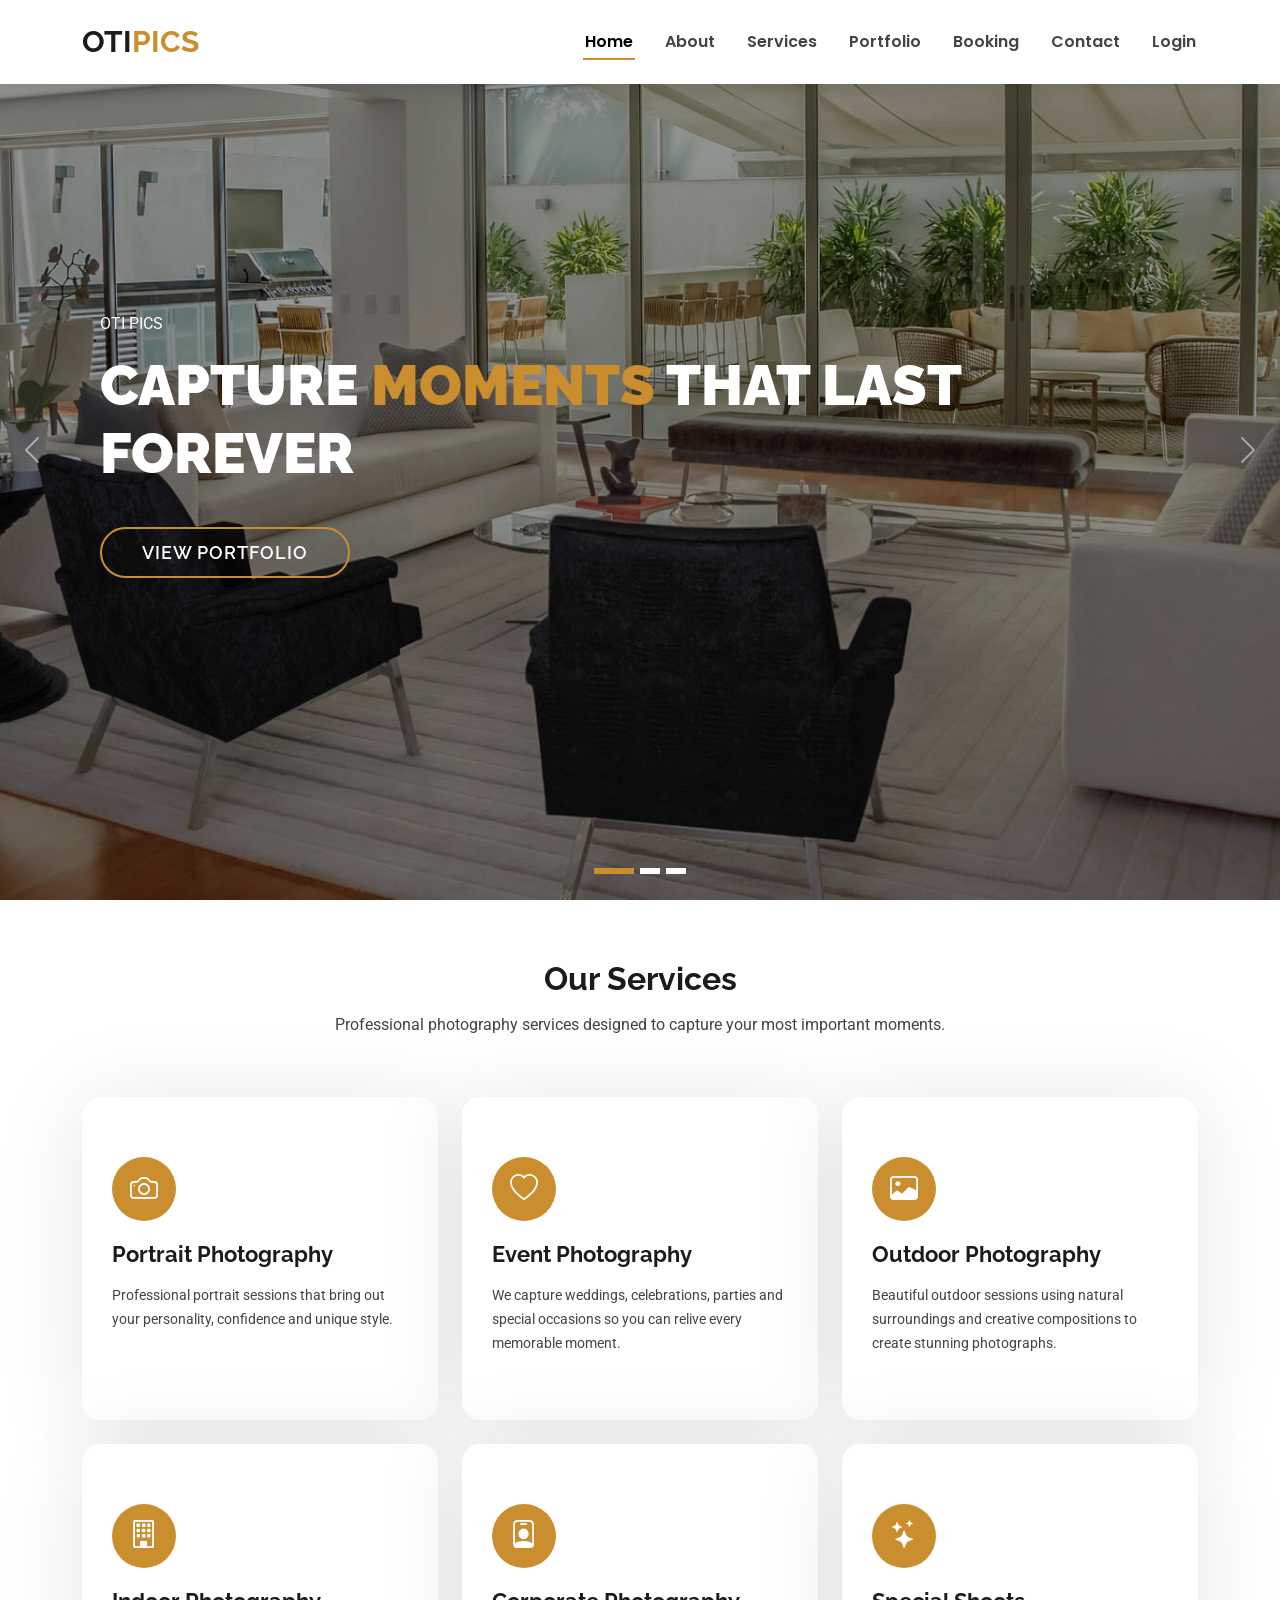
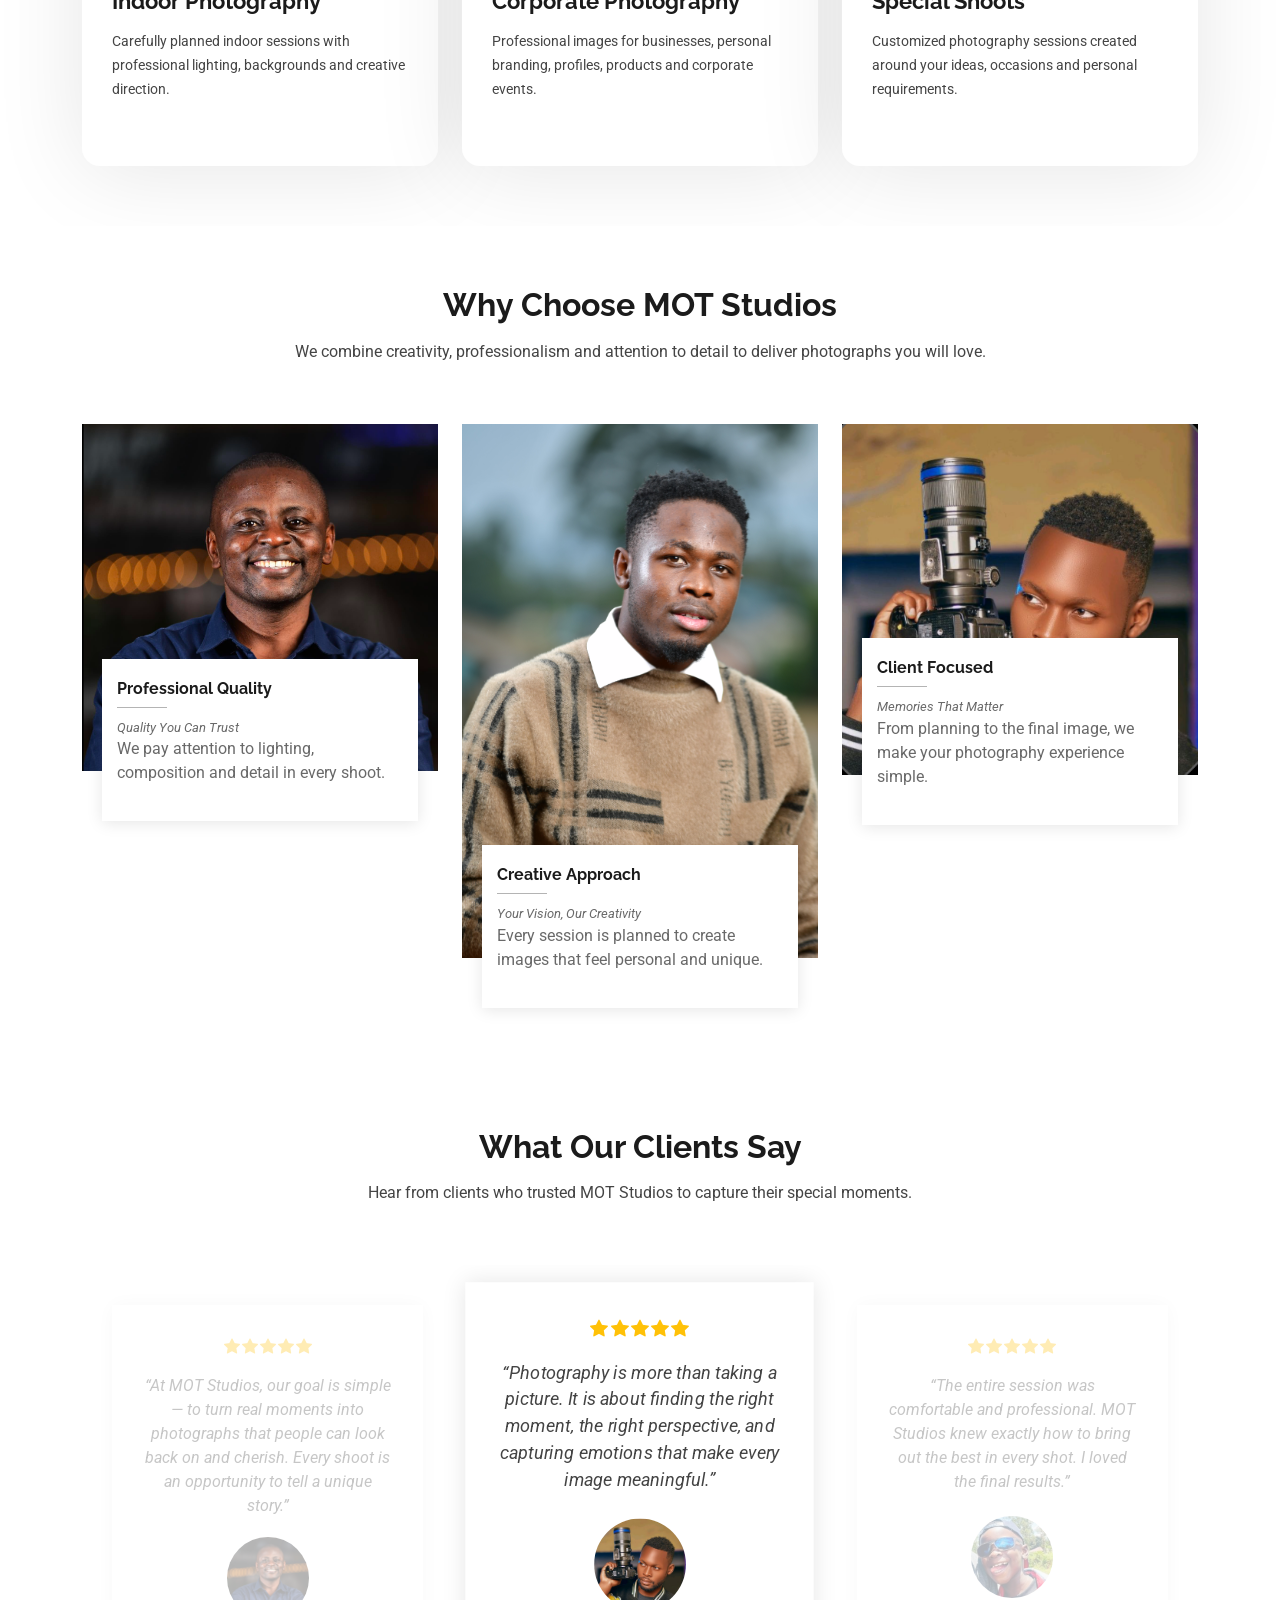
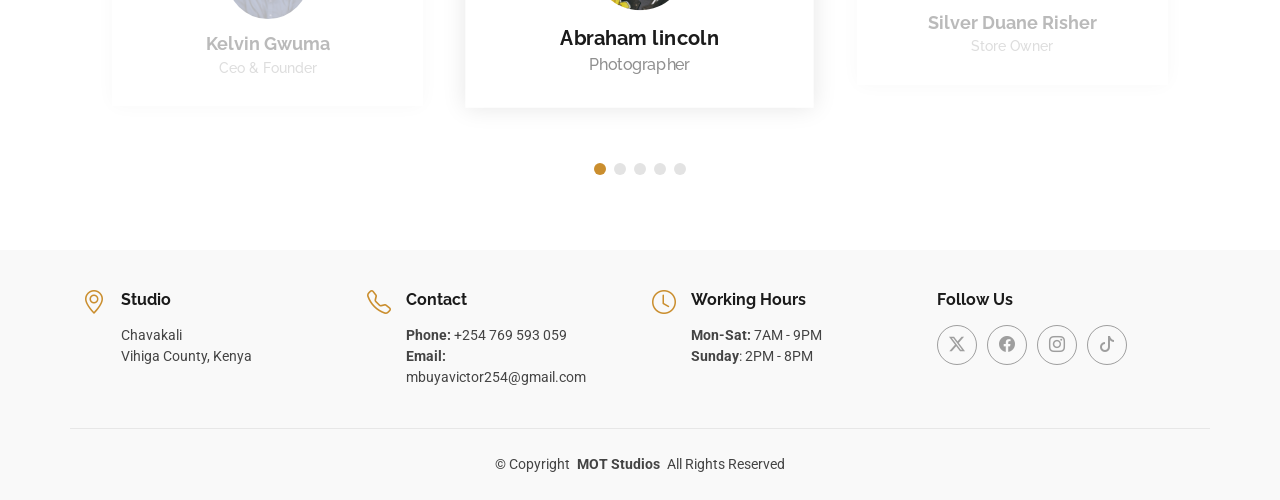
<file: index.html>
<!DOCTYPE html>
<html lang="en">

<head>
  <meta charset="utf-8">
  <meta content="width=device-width, initial-scale=1.0" name="viewport">
  <title>Otipics | Photography</title>
  <meta name="description" content="">
  <meta name="keywords" content="">

  <!-- Favicons -->
  <link href="assets/img/favicon.png" rel="icon">
  <link href="assets/img/apple-touch-icon.png" rel="apple-touch-icon">

  <!-- Fonts -->
  <link href="https://fonts.googleapis.com" rel="preconnect">
  <link href="https://fonts.gstatic.com" rel="preconnect" crossorigin>
  <link
    href="https://fonts.googleapis.com/css2?family=Roboto:ital,wght@0,100;0,300;0,400;0,500;0,700;0,900;1,100;1,300;1,400;1,500;1,700;1,900&family=Poppins:ital,wght@0,100;0,200;0,300;0,400;0,500;0,600;0,700;0,800;0,900;1,100;1,200;1,300;1,400;1,500;1,600;1,700;1,800;1,900&family=Raleway:ital,wght@0,100;0,200;0,300;0,400;0,500;0,600;0,700;0,800;0,900;1,100;1,200;1,300;1,400;1,500;1,600;1,700;1,800;1,900&display=swap"
    rel="stylesheet">

  <!-- Vendor CSS Files -->
  <link href="assets/vendor/bootstrap/css/bootstrap.min.css" rel="stylesheet">
  <link href="assets/vendor/bootstrap-icons/bootstrap-icons.css" rel="stylesheet">
  <link href="assets/vendor/aos/aos.css" rel="stylesheet">
  <link href="assets/vendor/fontawesome-free/css/all.min.css" rel="stylesheet">
  <link href="assets/vendor/swiper/swiper-bundle.min.css" rel="stylesheet">

  <!-- Main CSS File -->
  <link href="assets/css/main.css" rel="stylesheet">

  <!-- =======================================================
  * Template Name: EstateAgency
  * Template URL: https://bootstrapmade.com/real-estate-agency-bootstrap-template/
  * Updated: Apr 08 2026 with Bootstrap v5.3.8
  * Author: BootstrapMade.com
  * License: https://bootstrapmade.com/license/
  ======================================================== -->
</head>

<body class="index-page">

  <header id="header" class="header d-flex align-items-center fixed-top">
    <div class="container-fluid container-xl position-relative d-flex align-items-center justify-content-between">

      <a href="index.html" class="logo d-flex align-items-center">
        <!-- Uncomment the line below if you also wish to use an image logo -->
        <!-- <img src="assets/img/logo.png" alt=""> -->
        <h1 class="sitename">OTI<span>PICS</span></h1>
      </a>

      <nav id="navmenu" class="navmenu">
        <ul>
          <li><a href="index.html" class="active">Home</a></li>
          <li><a href="about.html">About</a></li>
          <li><a href="services.html">Services</a></li>
          <li><a href="portfolio.html">Portfolio</a></li>
          <li><a href="booking.html">Booking</a></li>
          <li><a href="contact.html">Contact</a></li>
          <li><a href="motsignup.html">Login</a></li>
        </ul>

        <i class="mobile-nav-toggle d-xl-none bi bi-list"></i>
      </nav>

    </div>
  </header>

  <main class="main">

    <!-- Hero Section -->
    <section id="hero" class="hero section dark-background">

      <div id="hero-carousel" class="carousel slide" data-bs-ride="carousel" data-bs-interval="5000">

        <!-- Slide 1 -->
        <div class="carousel-item active">
          <img src="assets/img/hero-carousel/hero-carousel-1.jpg" alt="Otipics Photography">

          <div class="carousel-container">
            <div>
              <p>OTI PICS</p>
              <h2>Capture <span>Moments</span> That Last Forever</h2>
              <a href="portfolio.html" class="btn-get-started">View Portfolio</a>
            </div>
          </div>
        </div>

        <!-- Slide 2 -->
        <div class="carousel-item">
          <img src="assets/img/hero-carousel/hero-carousel-2.jpg" alt="Professional Photography">

          <div class="carousel-container">
            <div>
              <p>PROFESSIONAL PHOTOGRAPHY</p>
              <h2>Your Story, <span>Our Lens</span></h2>
              <a href="services.html" class="btn-get-started">Our Services</a>
            </div>
          </div>
        </div>

        <!-- Slide 3 -->
        <div class="carousel-item">
          <img src="assets/img/hero-carousel/hero-carousel-3.jpg" alt="MOT Studios Photography">

          <div class="carousel-container">
            <div>
              <p>CREATE. CAPTURE. REMEMBER.</p>
              <h2>Every Moment <span>Deserves</span> To Be Remembered</h2>
              <a href="booking.html" class="btn-get-started">Book a Shoot</a>
            </div>
          </div>
        </div>

        <!-- Previous -->
        <a class="carousel-control-prev" href="#hero-carousel" role="button" data-bs-slide="prev">
          <span class="carousel-control-prev-icon bi bi-chevron-left" aria-hidden="true"></span>
        </a>

        <!-- Next -->
        <a class="carousel-control-next" href="#hero-carousel" role="button" data-bs-slide="next">
          <span class="carousel-control-next-icon bi bi-chevron-right" aria-hidden="true"></span>
        </a>

        <ol class="carousel-indicators"></ol>

      </div>

    </section><!-- /Hero Section -->

    <!-- Services Section -->
    <section id="services" class="services section">

      <div class="container section-title" data-aos="fade-up">
        <h2>Our Services</h2>
        <p>Professional photography services designed to capture your most important moments.</p>
      </div>

      <div class="container">

        <div class="row gy-4">

          <!-- Service 1 -->
          <div class="col-lg-4 col-md-6" data-aos="fade-up" data-aos-delay="100">
            <div class="service-item position-relative">
              <div class="icon">
                <i class="bi bi-camera"></i>
              </div>

              <h3>Portrait Photography</h3>

              <p>
                Professional portrait sessions that bring out your personality,
                confidence and unique style.
              </p>
            </div>
          </div>

          <!-- Service 2 -->
          <div class="col-lg-4 col-md-6" data-aos="fade-up" data-aos-delay="200">
            <div class="service-item position-relative">
              <div class="icon">
                <i class="bi bi-heart"></i>
              </div>

              <h3>Event Photography</h3>

              <p>
                We capture weddings, celebrations, parties and special occasions
                so you can relive every memorable moment.
              </p>
            </div>
          </div>

          <!-- Service 3 -->
          <div class="col-lg-4 col-md-6" data-aos="fade-up" data-aos-delay="300">
            <div class="service-item position-relative">
              <div class="icon">
                <i class="bi bi-image"></i>
              </div>

              <h3>Outdoor Photography</h3>

              <p>
                Beautiful outdoor sessions using natural surroundings and creative
                compositions to create stunning photographs.
              </p>
            </div>
          </div>

          <!-- Service 4 -->
          <div class="col-lg-4 col-md-6" data-aos="fade-up" data-aos-delay="400">
            <div class="service-item position-relative">
              <div class="icon">
                <i class="bi bi-building"></i>
              </div>

              <h3>Indoor Photography</h3>

              <p>
                Carefully planned indoor sessions with professional lighting,
                backgrounds and creative direction.
              </p>
            </div>
          </div>

          <!-- Service 5 -->
          <div class="col-lg-4 col-md-6" data-aos="fade-up" data-aos-delay="500">
            <div class="service-item position-relative">
              <div class="icon">
                <i class="bi bi-person-badge"></i>
              </div>

              <h3>Corporate Photography</h3>

              <p>
                Professional images for businesses, personal branding, profiles,
                products and corporate events.
              </p>
            </div>
          </div>

          <!-- Service 6 -->
          <div class="col-lg-4 col-md-6" data-aos="fade-up" data-aos-delay="600">
            <div class="service-item position-relative">
              <div class="icon">
                <i class="bi bi-stars"></i>
              </div>

              <h3>Special Shoots</h3>

              <p>
                Customized photography sessions created around your ideas,
                occasions and personal requirements.
              </p>
            </div>
          </div>

        </div>

      </div>

    </section>
    <!-- /Services Section -->


    <!-- Why Choose Us Section -->
    <section id="agents" class="agents section">

      <div class="container section-title" data-aos="fade-up">
        <h2>Why Choose MOT Studios</h2>
        <p>We combine creativity, professionalism and attention to detail to deliver photographs you will love.</p>
      </div>

      <div class="container">

        <div class="row gy-5">

          <div class="col-lg-4 col-md-6" data-aos="fade-up" data-aos-delay="100">
            <div class="member">
              <div class="pic">
                <img src="assets/img/team/team-1.jpg" class="img-fluid" alt="Professional photography">
              </div>

              <div class="member-info">
                <h4>Professional Quality</h4>
                <span>Quality You Can Trust</span>
                <p>We pay attention to lighting, composition and detail in every shoot.</p>
              </div>
            </div>
          </div>

          <div class="col-lg-4 col-md-6" data-aos="fade-up" data-aos-delay="200">
            <div class="member">
              <div class="pic">
                <img src="assets/img/team/team-2.jpg" class="img-fluid" alt="Creative photography">
              </div>

              <div class="member-info">
                <h4>Creative Approach</h4>
                <span>Your Vision, Our Creativity</span>
                <p>Every session is planned to create images that feel personal and unique.</p>
              </div>
            </div>
          </div>

          <div class="col-lg-4 col-md-6" data-aos="fade-up" data-aos-delay="300">
            <div class="member">
              <div class="pic">
                <img src="assets/img/team/team-3.jpg" class="img-fluid" alt="Photography session">
              </div>

              <div class="member-info">
                <h4>Client Focused</h4>
                <span>Memories That Matter</span>
                <p>From planning to the final image, we make your photography experience simple.</p>
              </div>
            </div>
          </div>

        </div>

      </div>

    </section>
    <!-- /Why Choose Us Section -->

    <!-- Testimonials Section -->
    <section id="testimonials" class="testimonials section">

      <!-- Section Title -->
      <div class="container section-title" data-aos="fade-up">
        <h2>What Our Clients Say</h2>
        <p>Hear from clients who trusted MOT Studios to capture their special moments.</p>
      </div><!-- End Section Title -->

      <div class="container" data-aos="fade-up" data-aos-delay="100">

        <div class="swiper init-swiper">
          <script type="application/json" class="swiper-config">
            {
              "loop": true,
              "speed": 600,
              "autoplay": {
                "delay": 5000
              },
              "slidesPerView": "auto",
              "pagination": {
                "el": ".swiper-pagination",
                "type": "bullets",
                "clickable": true
              },
              "breakpoints": {
                "320": {
                  "slidesPerView": 1,
                  "spaceBetween": 40
                },
                "1200": {
                  "slidesPerView": 3,
                  "spaceBetween": 1
                }
              }
            }
          </script>
          <div class="swiper-wrapper">

            <div class="swiper-slide">
              <div class="testimonial-item">
                <div class="stars">
                  <i class="bi bi-star-fill"></i><i class="bi bi-star-fill"></i><i class="bi bi-star-fill"></i><i
                    class="bi bi-star-fill"></i><i class="bi bi-star-fill"></i>
                </div>
                <p>
                  “At MOT Studios, our goal is simple — to turn real moments into photographs that people can look back
                  on and cherish. Every shoot is an opportunity to tell a unique story.”
                </p>
                <div class="profile mt-auto">
                  <img src="assets/img/testimonials/testimonials-1.jpg" class="testimonial-img" alt="">
                  <h3>Kelvin Gwuma </h3>
                  <h4>Ceo &amp; Founder</h4>
                </div>
              </div>
            </div><!-- End testimonial item -->

            <div class="swiper-slide">
              <div class="testimonial-item">
                <div class="stars">
                  <i class="bi bi-star-fill"></i><i class="bi bi-star-fill"></i><i class="bi bi-star-fill"></i><i
                    class="bi bi-star-fill"></i><i class="bi bi-star-fill"></i>
                </div>
                <p>
                  “Photography is more than taking a picture. It is about finding the right moment, the right
                  perspective, and capturing emotions that make every image meaningful.”
                </p>
                <div class="profile mt-auto">
                  <img src="assets/img/testimonials/testimonials-2.jpg" class="testimonial-img" alt="">
                  <h3>Abraham lincoln</h3>
                  <h4>Photographer</h4>
                </div>
              </div>
            </div><!-- End testimonial item -->

            <div class="swiper-slide">
              <div class="testimonial-item">
                <div class="stars">
                  <i class="bi bi-star-fill"></i><i class="bi bi-star-fill"></i><i class="bi bi-star-fill"></i><i
                    class="bi bi-star-fill"></i><i class="bi bi-star-fill"></i>
                </div>
                <p>
                  “The entire session was comfortable and professional. MOT Studios knew exactly how to bring out the
                  best in every shot. I loved the final results.”
                </p>
                <div class="profile mt-auto">
                  <img src="assets/img/testimonials/testimonials-3.jpg" class="testimonial-img" alt="">
                  <h3>Silver Duane Risher</h3>
                  <h4>Store Owner</h4>
                </div>
              </div>
            </div><!-- End testimonial item -->

            <div class="swiper-slide">
              <div class="testimonial-item">
                <div class="stars">
                  <i class="bi bi-star-fill"></i><i class="bi bi-star-fill"></i><i class="bi bi-star-fill"></i><i
                    class="bi bi-star-fill"></i><i class="bi bi-star-fill"></i>
                </div>
                <p>
                  “From the booking process to receiving the final photos, everything was handled professionally. MOT
                  Studios captured the energy and moments of our event perfectly.”
                </p>
                <div class="profile mt-auto">
                  <img src="assets/img/testimonials/testimonials-4.jpg" class="testimonial-img" alt="">
                  <h3>Matt Brandon</h3>
                  <h4>Freelancer</h4>
                </div>
              </div>
            </div><!-- End testimonial item -->

            <div class="swiper-slide">
              <div class="testimonial-item">
                <div class="stars">
                  <i class="bi bi-star-fill"></i><i class="bi bi-star-fill"></i><i class="bi bi-star-fill"></i><i
                    class="bi bi-star-fill"></i><i class="bi bi-star-fill"></i>
                </div>
                <p>
                  “We are building MOT Studios to make photography more accessible and convenient, from discovering our
                  work and booking a session to managing every step of the client experience.”
                </p>
                <div class="profile mt-auto">
                  <img src="assets/img/testimonials/testimonials-5.jpg" class="testimonial-img" alt="">
                  <h3>John Kamadi</h3>
                  <h4>Tech Admin</h4>
                </div>
              </div>
            </div><!-- End testimonial item -->

          </div>
          <div class="swiper-pagination"></div>
        </div>

      </div>

    </section><!-- /Testimonials Section -->

  </main>

  <footer id="footer" class="footer light-background">

    <div class="container">
      <div class="row gy-3">
        <div class="col-lg-3 col-md-6 d-flex">
          <i class="bi bi-geo-alt icon"></i>
          <div class="address">
            <h4>Studio</h4>
            <p>Chavakali</p>
            <p>Vihiga County, Kenya</p>
            <p></p>
          </div>

        </div>

        <div class="col-lg-3 col-md-6 d-flex">
          <i class="bi bi-telephone icon"></i>
          <div>
            <h4>Contact</h4>
            <p>
              <strong>Phone:</strong> <span>+254 769 593 059</span><br>
              <strong>Email:</strong> <span>mbuyavictor254@gmail.com</span><br>
            </p>
          </div>
        </div>

        <div class="col-lg-3 col-md-6 d-flex">
          <i class="bi bi-clock icon"></i>
          <div>
            <h4>Working Hours</h4>
            <p>
              <strong>Mon-Sat:</strong> <span>7AM - 9PM</span><br>
              <strong>Sunday</strong>: <span>2PM - 8PM</span>
            </p>
          </div>
        </div>

        <div class="col-lg-3 col-md-6">
          <h4>Follow Us</h4>
          <div class="social-links d-flex">
            <a href="#" class="twitter"><i class="bi bi-twitter-x"></i></a>
            <a href="https://web.facebook.com/vokeGUMA" class="facebook"><i class="bi bi-facebook"></i></a>
            <a href="https://www.instagram.com/motstudios/" class="instagram"><i class="bi bi-instagram"></i></a>
            <a href="https://www.tiktok.com/search?q=motstudio&t" class="tiktok"><i class="bi bi-tiktok"></i></a>
          </div>
        </div>

      </div>
    </div>

    <div class="container copyright text-center mt-4">
      <p>© <span>Copyright</span> <strong class="px-1 sitename">MOT Studios</strong> <span>All Rights Reserved</span>
      </p>

    </div>

  </footer>

  <!-- Scroll Top -->
  <a href="#" id="scroll-top" class="scroll-top d-flex align-items-center justify-content-center"><i
      class="bi bi-arrow-up-short"></i></a>

  <!-- Preloader -->
  <div id="preloader"></div>

  <!-- Vendor JS Files -->
  <script src="assets/vendor/bootstrap/js/bootstrap.bundle.min.js"></script>
  <script src="assets/vendor/php-email-form/validate.js"></script>
  <script src="assets/vendor/aos/aos.js"></script>
  <script src="assets/vendor/swiper/swiper-bundle.min.js"></script>
  <script src="assets/vendor/purecounter/purecounter_vanilla.js"></script>

  <!-- Main JS File -->
  <script src="assets/js/main.js"></script>

</body>

</html>
</file>
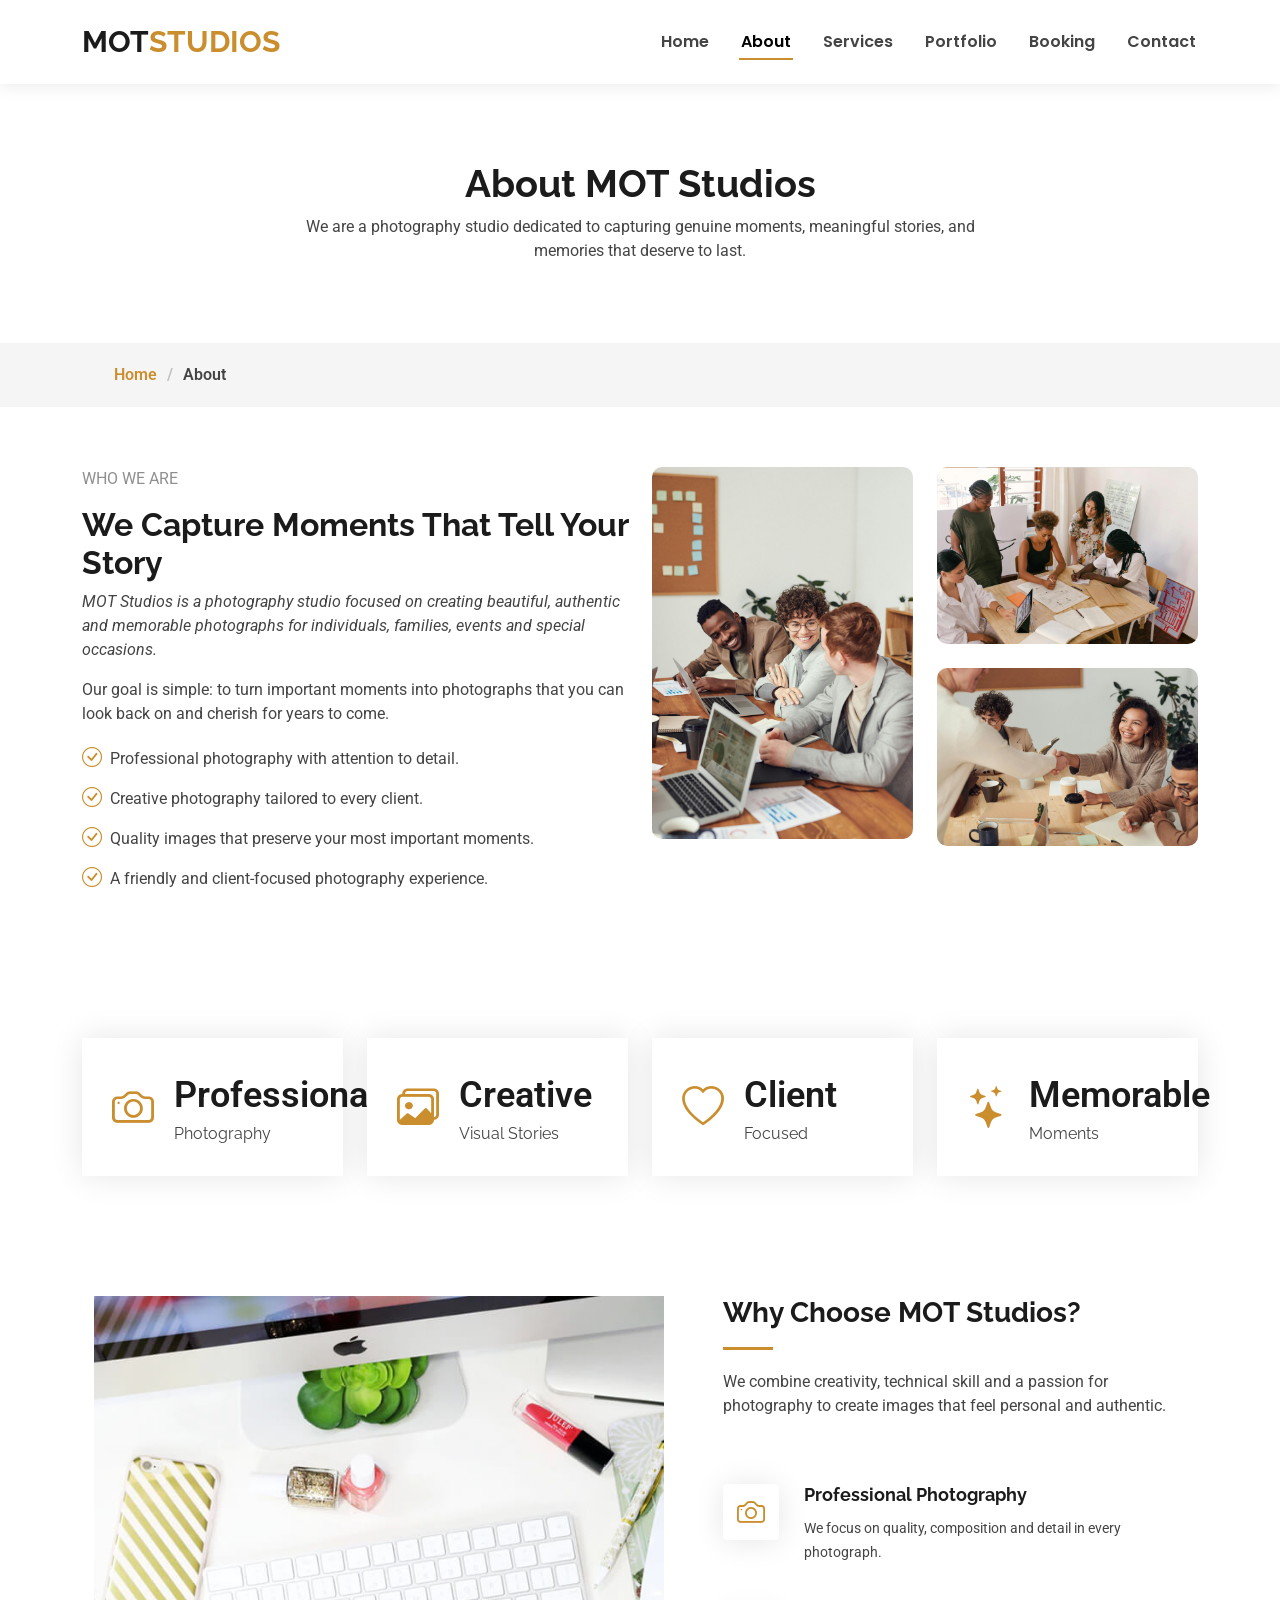
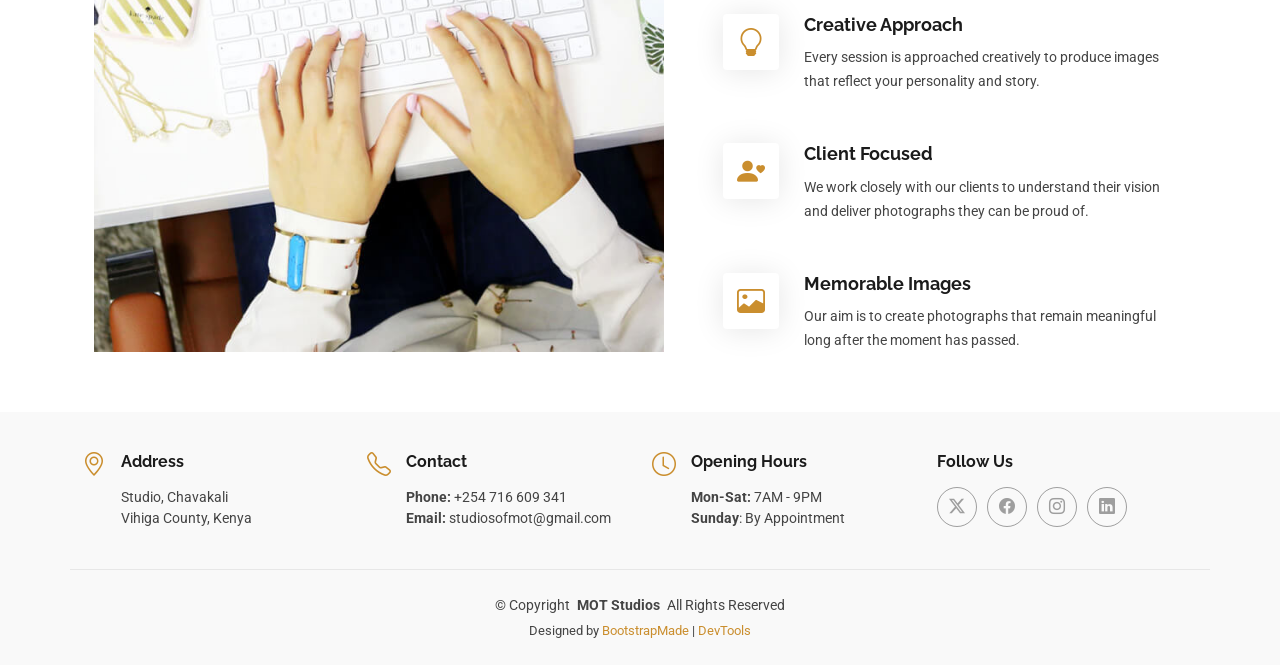
<file: about.html>
<!DOCTYPE html>
<html lang="en">

<head>
  <meta charset="utf-8">
  <meta content="width=device-width, initial-scale=1.0" name="viewport">
  <title>About | MOT Studios</title>
  <meta name="description" content="">
  <meta name="keywords" content="">

  <!-- Favicons -->
  <link href="assets/img/favicon.png" rel="icon">
  <link href="assets/img/apple-touch-icon.png" rel="apple-touch-icon">

  <!-- Fonts -->
  <link href="https://fonts.googleapis.com" rel="preconnect">
  <link href="https://fonts.gstatic.com" rel="preconnect" crossorigin>
  <link
    href="https://fonts.googleapis.com/css2?family=Roboto:ital,wght@0,100;0,300;0,400;0,500;0,700;0,900;1,100;1,300;1,400;1,500;1,700;1,900&family=Poppins:ital,wght@0,100;0,200;0,300;0,400;0,500;0,600;0,700;0,800;0,900;1,100;1,200;1,300;1,400;1,500;1,600;1,700;1,800;1,900&family=Raleway:ital,wght@0,100;0,200;0,300;0,400;0,500;0,600;0,700;0,800;0,900;1,100;1,200;1,300;1,400;1,500;1,600;1,700;1,800;1,900&display=swap"
    rel="stylesheet">

  <!-- Vendor CSS Files -->
  <link href="assets/vendor/bootstrap/css/bootstrap.min.css" rel="stylesheet">
  <link href="assets/vendor/bootstrap-icons/bootstrap-icons.css" rel="stylesheet">
  <link href="assets/vendor/aos/aos.css" rel="stylesheet">
  <link href="assets/vendor/fontawesome-free/css/all.min.css" rel="stylesheet">
  <link href="assets/vendor/swiper/swiper-bundle.min.css" rel="stylesheet">

  <!-- Main CSS File -->
  <link href="assets/css/main.css" rel="stylesheet">

  <!-- =======================================================
  * Template Name: EstateAgency
  * Template URL: https://bootstrapmade.com/real-estate-agency-bootstrap-template/
  * Updated: Apr 08 2026 with Bootstrap v5.3.8
  * Author: BootstrapMade.com
  * License: https://bootstrapmade.com/license/
  ======================================================== -->
</head>

<body class="about-page">

  <header id="header" class="header d-flex align-items-center fixed-top">
    <div class="container-fluid container-xl position-relative d-flex align-items-center justify-content-between">

      <a href="index.html" class="logo d-flex align-items-center">
        <!-- Uncomment the line below if you also wish to use an image logo -->
        <!-- <img src="assets/img/logo.png" alt=""> -->
        <h1 class="sitename">MOT<span>STUDIOS</span></h1>
      </a>

      <nav id="navmenu" class="navmenu">
        <ul>
          <li><a href="index.html">Home</a></li>
          <li><a href="about.html" class="active">About</a></li>
          <li><a href="services.html">Services</a></li>
          <li><a href="portfolio.html">Portfolio</a></li>
          <li><a href="booking.html">Booking</a></li>
          <li><a href="contact.html">Contact</a></li>
        </ul>
        <i class="mobile-nav-toggle d-xl-none bi bi-list"></i>
      </nav>

    </div>
  </header>

  <main class="main">

    <!-- Page Title -->
    <div class="page-title" data-aos="fade">
      <div class="heading">
        <div class="container">
          <div class="row d-flex justify-content-center text-center">
            <div class="col-lg-8">
              <h1>About MOT Studios</h1>
              <p class="mb-0">
                We are a photography studio dedicated to capturing genuine moments,
                meaningful stories, and memories that deserve to last.
              </p>
            </div>
          </div>
        </div>
      </div>

      <nav class="breadcrumbs">
        <div class="container">
          <ol>
            <li><a href="index.html">Home</a></li>
            <li class="current">About</li>
          </ol>
        </div>
      </nav>
    </div>

    <!-- About Section -->
    <section id="about" class="about section">

      <div class="container">

        <div class="row gy-4">

          <div class="col-lg-6 content" data-aos="fade-up" data-aos-delay="100">

            <p class="who-we-are">Who We Are</p>

            <h3>We Capture Moments That Tell Your Story</h3>

            <p class="fst-italic">
              MOT Studios is a photography studio focused on creating beautiful,
              authentic and memorable photographs for individuals, families,
              events and special occasions.
            </p>

            <p>
              Our goal is simple: to turn important moments into photographs
              that you can look back on and cherish for years to come.
            </p>

            <ul>
              <li>
                <i class="bi bi-check-circle"></i>
                <span>Professional photography with attention to detail.</span>
              </li>

              <li>
                <i class="bi bi-check-circle"></i>
                <span>Creative photography tailored to every client.</span>
              </li>

              <li>
                <i class="bi bi-check-circle"></i>
                <span>Quality images that preserve your most important moments.</span>
              </li>

              <li>
                <i class="bi bi-check-circle"></i>
                <span>A friendly and client-focused photography experience.</span>
              </li>
            </ul>

          </div>

          <div class="col-lg-6 about-images" data-aos="fade-up" data-aos-delay="200">

            <div class="row gy-4">

              <div class="col-lg-6">
                <img src="assets/img/about-company-1.jpg" class="img-fluid" alt="MOT Studios photography">
              </div>

              <div class="col-lg-6">

                <div class="row gy-4">

                  <div class="col-lg-12">
                    <img src="assets/img/about-company-2.jpg" class="img-fluid"
                      alt="Professional photography at MOT Studios">
                  </div>

                  <div class="col-lg-12">
                    <img src="assets/img/about-company-3.jpg" class="img-fluid"
                      alt="Photography session at MOT Studios">
                  </div>

                </div>

              </div>

            </div>

          </div>

        </div>

      </div>

    </section>

    <!-- Stats Section -->
    <section id="stats" class="stats section">

      <div class="container" data-aos="fade-up" data-aos-delay="100">

        <div class="row gy-4">

          <div class="col-lg-3 col-md-6">
            <div class="stats-item d-flex align-items-center w-100 h-100">
              <i class="bi bi-camera color-blue flex-shrink-0"></i>
              <div>
                <span>Professional</span>
                <p>Photography</p>
              </div>
            </div>
          </div>

          <div class="col-lg-3 col-md-6">
            <div class="stats-item d-flex align-items-center w-100 h-100">
              <i class="bi bi-images color-orange flex-shrink-0"></i>
              <div>
                <span>Creative</span>
                <p>Visual Stories</p>
              </div>
            </div>
          </div>

          <div class="col-lg-3 col-md-6">
            <div class="stats-item d-flex align-items-center w-100 h-100">
              <i class="bi bi-heart color-green flex-shrink-0"></i>
              <div>
                <span>Client</span>
                <p>Focused</p>
              </div>
            </div>
          </div>

          <div class="col-lg-3 col-md-6">
            <div class="stats-item d-flex align-items-center w-100 h-100">
              <i class="bi bi-stars color-pink flex-shrink-0"></i>
              <div>
                <span>Memorable</span>
                <p>Moments</p>
              </div>
            </div>
          </div>

        </div>

      </div>

    </section>

    <!-- Features Section -->
    <section id="features" class="features section">

      <div class="container">

        <div class="row justify-content-around gy-4">

          <div class="features-image col-lg-6" data-aos="fade-up" data-aos-delay="100">

            <img src="assets/img/features-bg.jpg" alt="MOT Studios photography">

          </div>

          <div class="col-lg-5 d-flex flex-column justify-content-center" data-aos="fade-up" data-aos-delay="200">

            <h3>Why Choose MOT Studios?</h3>

            <p>
              We combine creativity, technical skill and a passion for photography
              to create images that feel personal and authentic.
            </p>

            <div class="icon-box d-flex position-relative" data-aos="fade-up" data-aos-delay="300">

              <i class="bi bi-camera flex-shrink-0"></i>

              <div>
                <h4>Professional Photography</h4>
                <p>
                  We focus on quality, composition and detail in every photograph.
                </p>
              </div>

            </div>

            <div class="icon-box d-flex position-relative" data-aos="fade-up" data-aos-delay="400">

              <i class="bi bi-lightbulb flex-shrink-0"></i>

              <div>
                <h4>Creative Approach</h4>
                <p>
                  Every session is approached creatively to produce images
                  that reflect your personality and story.
                </p>
              </div>

            </div>

            <div class="icon-box d-flex position-relative" data-aos="fade-up" data-aos-delay="500">

              <i class="bi bi-person-heart flex-shrink-0"></i>

              <div>
                <h4>Client Focused</h4>
                <p>
                  We work closely with our clients to understand their vision
                  and deliver photographs they can be proud of.
                </p>
              </div>

            </div>

            <div class="icon-box d-flex position-relative" data-aos="fade-up" data-aos-delay="600">

              <i class="bi bi-image flex-shrink-0"></i>

              <div>
                <h4>Memorable Images</h4>
                <p>
                  Our aim is to create photographs that remain meaningful
                  long after the moment has passed.
                </p>
              </div>

            </div>

          </div>

        </div>

      </div>

    </section>

  </main>

  <footer id="footer" class="footer light-background">

    <div class="container">
      <div class="row gy-3">
        <div class="col-lg-3 col-md-6 d-flex">
          <i class="bi bi-geo-alt icon"></i>
          <div class="address">
            <h4>Address</h4>
            <p>Studio, Chavakali</p>
            <p>Vihiga County, Kenya</p>
            <p></p>
          </div>

        </div>

        <div class="col-lg-3 col-md-6 d-flex">
          <i class="bi bi-telephone icon"></i>
          <div>
            <h4>Contact</h4>
            <p>
              <strong>Phone:</strong> <span>+254 716 609 341</span><br>
              <strong>Email:</strong> <span>studiosofmot@gmail.com</span><br>
            </p>
          </div>
        </div>

        <div class="col-lg-3 col-md-6 d-flex">
          <i class="bi bi-clock icon"></i>
          <div>
            <h4>Opening Hours</h4>
            <p>
              <strong>Mon-Sat:</strong> <span>7AM - 9PM</span><br>
              <strong>Sunday</strong>: <span>By Appointment</span>
            </p>
          </div>
        </div>

        <div class="col-lg-3 col-md-6">
          <h4>Follow Us</h4>
          <div class="social-links d-flex">
            <a href="#" class="twitter"><i class="bi bi-twitter-x"></i></a>
            <a href="#" class="facebook"><i class="bi bi-facebook"></i></a>
            <a href="#" class="instagram"><i class="bi bi-instagram"></i></a>
            <a href="#" class="linkedin"><i class="bi bi-linkedin"></i></a>
          </div>
        </div>

      </div>
    </div>

    <div class="container copyright text-center mt-4">
      <p>© <span>Copyright</span> <strong class="px-1 sitename">MOT Studios</strong> <span>All Rights Reserved</span>
      </p>
      <div class="credits">
        <!-- All the links in the footer should remain intact. -->
        <!-- You can delete the links only if you've purchased the pro version. -->
        <!-- Licensing information: https://bootstrapmade.com/license/ -->
        <!-- Purchase the pro version with working PHP/AJAX contact form: [buy-url] -->
        Designed by <a href="https://bootstrapmade.com/">BootstrapMade</a> | <a
          href="https://bootstrapmade.com/tools/">DevTools</a>
      </div>
    </div>

  </footer>

  <!-- Scroll Top -->
  <a href="#" id="scroll-top" class="scroll-top d-flex align-items-center justify-content-center"><i
      class="bi bi-arrow-up-short"></i></a>

  <!-- Preloader -->
  <div id="preloader"></div>

  <!-- Vendor JS Files -->
  <script src="assets/vendor/bootstrap/js/bootstrap.bundle.min.js"></script>
  <script src="assets/vendor/php-email-form/validate.js"></script>
  <script src="assets/vendor/aos/aos.js"></script>
  <script src="assets/vendor/swiper/swiper-bundle.min.js"></script>
  <script src="assets/vendor/purecounter/purecounter_vanilla.js"></script>

  <!-- Main JS File -->
  <script src="assets/js/main.js"></script>

</body>

</html>
</file>
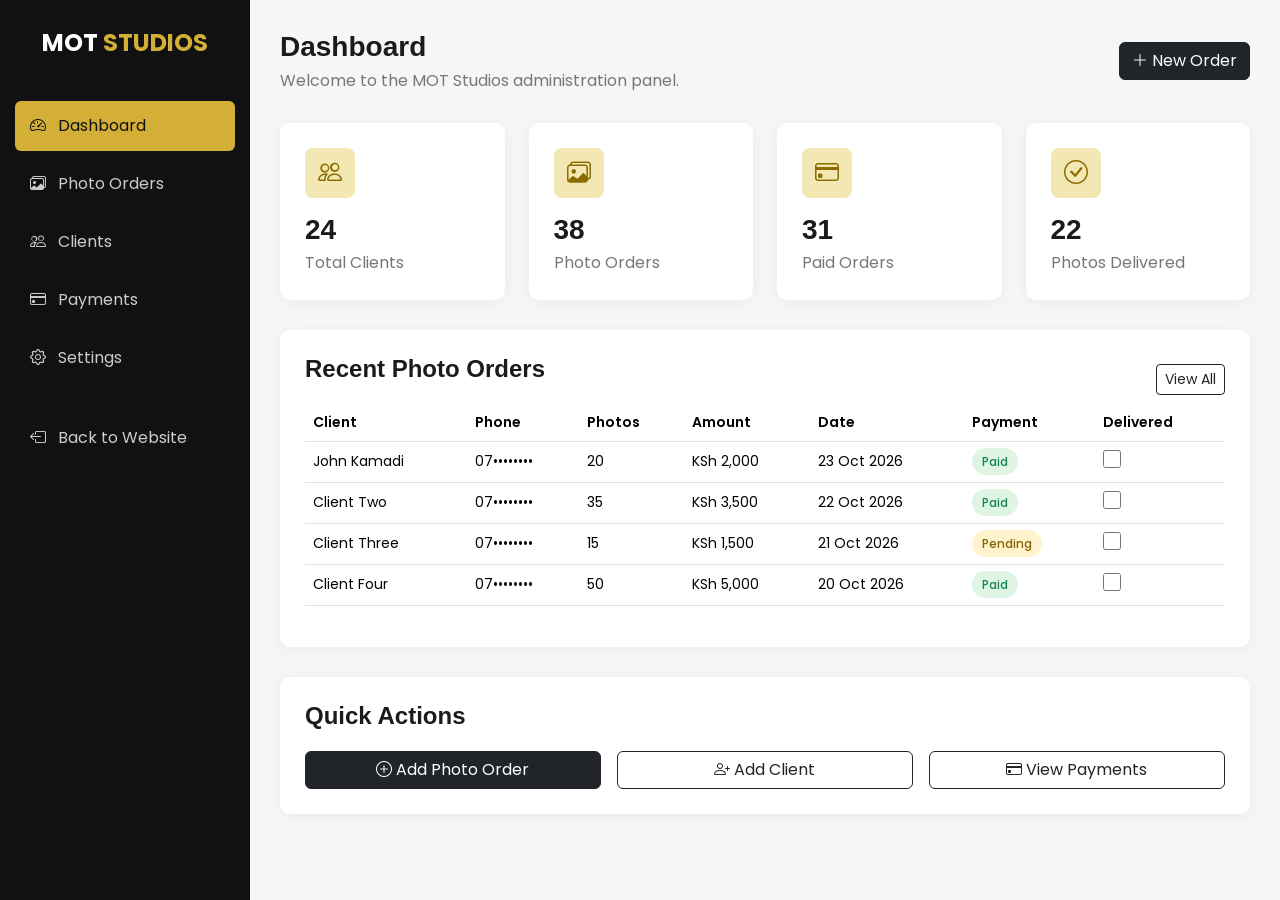
<file: admin.html>
<!DOCTYPE html>
<html lang="en">

<head>
  <meta charset="utf-8">
  <meta content="width=device-width, initial-scale=1.0" name="viewport">

  <title>MOT Studios | Admin Dashboard</title>

  <meta name="description" content="MOT Studios administration dashboard">
  <meta name="keywords" content="MOT Studios, photography, admin dashboard">

  <!-- Favicons -->
  <link href="assets/img/favicon.png" rel="icon">

  <!-- Fonts -->
  <link href="https://fonts.googleapis.com" rel="preconnect">
  <link href="https://fonts.googleapis.com" rel="preconnect" crossorigin>

  <link
    href="https://fonts.googleapis.com/css2?family=Roboto:wght@300;400;500;700&family=Poppins:wght@400;500;600;700&display=swap"
    rel="stylesheet">

  <!-- Bootstrap -->
  <link href="assets/vendor/bootstrap/css/bootstrap.min.css" rel="stylesheet">

  <!-- Bootstrap Icons -->
  <link href="assets/vendor/bootstrap-icons/bootstrap-icons.css" rel="stylesheet">

  <!-- Main CSS -->
  <link href="assets/css/main.css" rel="stylesheet">

  <style>
    body {
      background: #f5f6f8;
      font-family: "Poppins", sans-serif;
    }

    .admin-sidebar {
      min-height: 100vh;
      background: #111111;
      color: white;
      position: fixed;
      width: 250px;
      left: 0;
      top: 0;
      padding: 25px 15px;
    }

    .admin-logo {
      font-size: 24px;
      font-weight: 700;
      margin-bottom: 40px;
      text-align: center;
    }

    .admin-logo span {
      color: #d4af37;
    }

    .admin-sidebar a {
      display: flex;
      align-items: center;
      gap: 12px;
      color: #cccccc;
      text-decoration: none;
      padding: 13px 15px;
      margin-bottom: 8px;
      border-radius: 6px;
      transition: 0.3s;
    }

    .admin-sidebar a:hover,
    .admin-sidebar a.active {
      background: #d4af37;
      color: #111111;
    }

    .admin-content {
      margin-left: 250px;
      padding: 30px;
    }

    .dashboard-header {
      display: flex;
      justify-content: space-between;
      align-items: center;
      margin-bottom: 30px;
    }

    .dashboard-header h1 {
      font-size: 28px;
      font-weight: 600;
      margin: 0;
    }

    .dashboard-header p {
      margin: 5px 0 0;
      color: #777;
    }

    .stat-card {
      background: white;
      border-radius: 10px;
      padding: 25px;
      box-shadow: 0 2px 15px rgba(0, 0, 0, 0.05);
      height: 100%;
    }

    .stat-icon {
      width: 50px;
      height: 50px;
      border-radius: 8px;
      display: flex;
      align-items: center;
      justify-content: center;
      background: #f3e7b3;
      color: #8a6d00;
      font-size: 24px;
      margin-bottom: 15px;
    }

    .stat-card h3 {
      font-size: 28px;
      margin: 0;
      font-weight: 600;
    }

    .stat-card p {
      color: #777;
      margin: 5px 0 0;
    }

    .dashboard-card {
      background: white;
      border-radius: 10px;
      padding: 25px;
      box-shadow: 0 2px 15px rgba(0, 0, 0, 0.05);
      margin-top: 30px;
    }

    .dashboard-card h4 {
      margin-bottom: 20px;
      font-weight: 600;
    }

    .table th {
      font-weight: 600;
      font-size: 14px;
      white-space: nowrap;
    }

    .table td {
      vertical-align: middle;
      font-size: 14px;
    }

    .status {
      padding: 5px 10px;
      border-radius: 20px;
      font-size: 12px;
      font-weight: 500;
    }

    .status-paid {
      background: #dff5e4;
      color: #198754;
    }

    .status-pending {
      background: #fff3cd;
      color: #856404;
    }

    .delivery-checkbox {
      width: 18px;
      height: 18px;
      cursor: pointer;
    }

    .logout-btn {
      margin-top: 30px;
    }

    @media (max-width: 991px) {

      .admin-sidebar {
        width: 210px;
      }

      .admin-content {
        margin-left: 210px;
      }
    }

    @media (max-width: 767px) {

      .admin-sidebar {
        position: relative;
        width: 100%;
        min-height: auto;
      }

      .admin-content {
        margin-left: 0;
        padding: 20px;
      }

      .dashboard-header {
        display: block;
      }

      .dashboard-header button {
        margin-top: 15px;
      }
    }
  </style>

</head>

<body>

  <!-- =========================
       SIDEBAR
  ========================== -->

  <aside class="admin-sidebar">

    <div class="admin-logo">
      MOT <span>STUDIOS</span>
    </div>

    <nav>

      <a href="admin.html" class="active">
        <i class="bi bi-speedometer2"></i>
        Dashboard
      </a>

      <a href="#">
        <i class="bi bi-images"></i>
        Photo Orders
      </a>

      <a href="#">
        <i class="bi bi-people"></i>
        Clients
      </a>

      <a href="#">
        <i class="bi bi-credit-card"></i>
        Payments
      </a>

      <a href="#">
        <i class="bi bi-gear"></i>
        Settings
      </a>

      <a href="index.html" class="logout-btn">
        <i class="bi bi-box-arrow-left"></i>
        Back to Website
      </a>

    </nav>

  </aside>


  <!-- =========================
       MAIN CONTENT
  ========================== -->

  <main class="admin-content">

    <!-- Dashboard Header -->

    <div class="dashboard-header">

      <div>
        <h1>Dashboard</h1>
        <p>Welcome to the MOT Studios administration panel.</p>
      </div>

      <div>
        <button class="btn btn-dark">
          <i class="bi bi-plus-lg"></i>
          New Order
        </button>
      </div>

    </div>


    <!-- =========================
         STATISTICS
    ========================== -->

    <div class="row g-4">

      <!-- Clients -->

      <div class="col-lg-3 col-md-6">

        <div class="stat-card">

          <div class="stat-icon">
            <i class="bi bi-people"></i>
          </div>

          <h3>24</h3>

          <p>Total Clients</p>

        </div>

      </div>


      <!-- Orders -->

      <div class="col-lg-3 col-md-6">

        <div class="stat-card">

          <div class="stat-icon">
            <i class="bi bi-images"></i>
          </div>

          <h3>38</h3>

          <p>Photo Orders</p>

        </div>

      </div>


      <!-- Payments -->

      <div class="col-lg-3 col-md-6">

        <div class="stat-card">

          <div class="stat-icon">
            <i class="bi bi-credit-card"></i>
          </div>

          <h3>31</h3>

          <p>Paid Orders</p>

        </div>

      </div>


      <!-- Delivery -->

      <div class="col-lg-3 col-md-6">

        <div class="stat-card">

          <div class="stat-icon">
            <i class="bi bi-check-circle"></i>
          </div>

          <h3>22</h3>

          <p>Photos Delivered</p>

        </div>

      </div>

    </div>


    <!-- =========================
         PHOTO ORDERS
    ========================== -->

    <div class="dashboard-card">

      <div class="d-flex justify-content-between align-items-center">

        <h4>Recent Photo Orders</h4>

        <button class="btn btn-outline-dark btn-sm">
          View All
        </button>

      </div>


      <div class="table-responsive">

        <table class="table table-hover align-middle">

          <thead>

            <tr>

              <th>Client</th>

              <th>Phone</th>

              <th>Photos</th>

              <th>Amount</th>

              <th>Date</th>

              <th>Payment</th>

              <th>Delivered</th>

            </tr>

          </thead>


          <tbody>

            <!-- Order 1 -->

            <tr>

              <td>John Kamadi</td>

              <td>07••••••••</td>

              <td>20</td>

              <td>KSh 2,000</td>

              <td>23 Oct 2026</td>

              <td>
                <span class="status status-paid">
                  Paid
                </span>
              </td>

              <td>
                <input
                  type="checkbox"
                  class="delivery-checkbox"
                  title="Mark photos as delivered">
              </td>

            </tr>


            <!-- Order 2 -->

            <tr>

              <td>Client Two</td>

              <td>07••••••••</td>

              <td>35</td>

              <td>KSh 3,500</td>

              <td>22 Oct 2026</td>

              <td>
                <span class="status status-paid">
                  Paid
                </span>
              </td>

              <td>
                <input
                  type="checkbox"
                  class="delivery-checkbox"
                  title="Mark photos as delivered">
              </td>

            </tr>


            <!-- Order 3 -->

            <tr>

              <td>Client Three</td>

              <td>07••••••••</td>

              <td>15</td>

              <td>KSh 1,500</td>

              <td>21 Oct 2026</td>

              <td>
                <span class="status status-pending">
                  Pending
                </span>
              </td>

              <td>
                <input
                  type="checkbox"
                  class="delivery-checkbox"
                  title="Mark photos as delivered">
              </td>

            </tr>


            <!-- Order 4 -->

            <tr>

              <td>Client Four</td>

              <td>07••••••••</td>

              <td>50</td>

              <td>KSh 5,000</td>

              <td>20 Oct 2026</td>

              <td>
                <span class="status status-paid">
                  Paid
                </span>
              </td>

              <td>
                <input
                  type="checkbox"
                  class="delivery-checkbox"
                  title="Mark photos as delivered">
              </td>

            </tr>

          </tbody>

        </table>

      </div>

    </div>


    <!-- =========================
         QUICK ACTIONS
    ========================== -->

    <div class="dashboard-card">

      <h4>Quick Actions</h4>

      <div class="row g-3">

        <div class="col-md-4">

          <button class="btn btn-dark w-100">
            <i class="bi bi-plus-circle"></i>
            Add Photo Order
          </button>

        </div>

        <div class="col-md-4">

          <button class="btn btn-outline-dark w-100">
            <i class="bi bi-person-plus"></i>
            Add Client
          </button>

        </div>

        <div class="col-md-4">

          <button class="btn btn-outline-dark w-100">
            <i class="bi bi-credit-card"></i>
            View Payments
          </button>

        </div>

      </div>

    </div>

  </main>


  <!-- Bootstrap JS -->

  <script src="assets/vendor/bootstrap/js/bootstrap.bundle.min.js"></script>

</body>

</html>
</file>
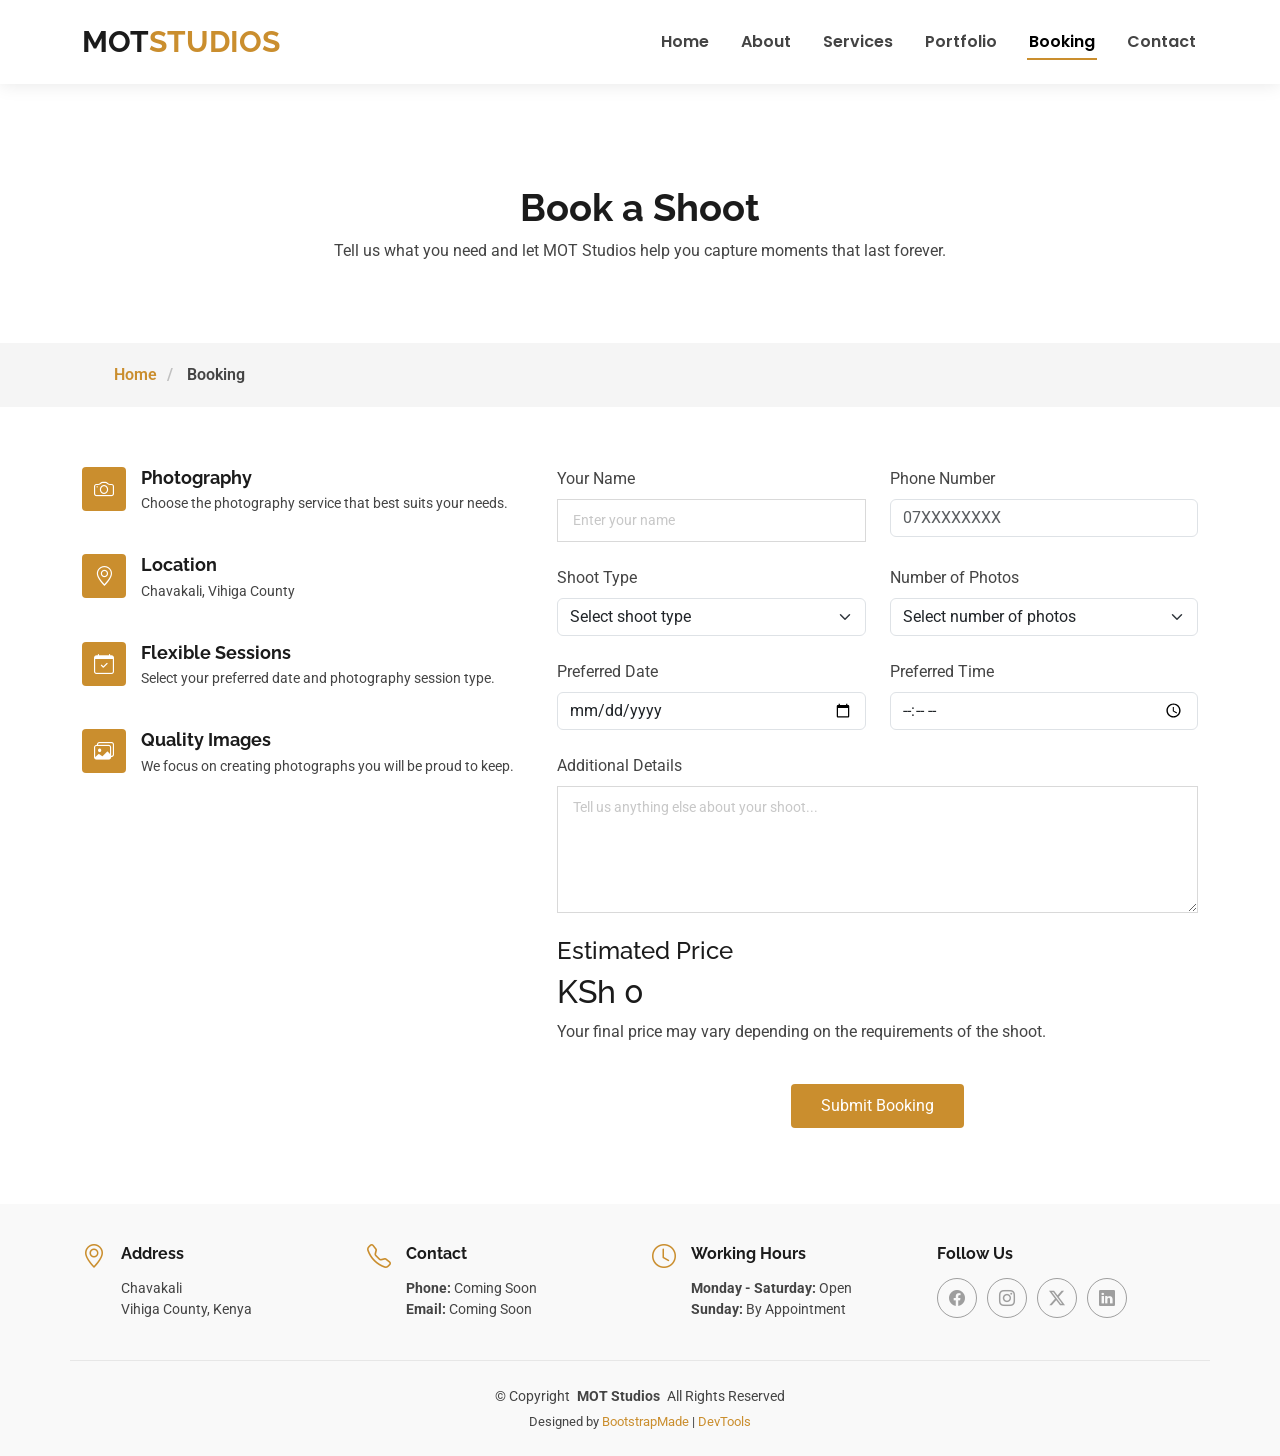
<file: booking.html>
```html
<!DOCTYPE html>
<html lang="en">

<head>
  <meta charset="utf-8">
  <meta content="width=device-width, initial-scale=1.0" name="viewport">

  <title>Booking | MOT Studios</title>

  <meta name="description" content="Book a photography session with MOT Studios.">
  <meta name="keywords" content="MOT Studios, photography booking, Chavakali photography">

  <!-- Favicons -->
  <link href="assets/img/favicon.png" rel="icon">
  <link href="assets/img/apple-touch-icon.png" rel="apple-touch-icon">

  <!-- Fonts -->
  <link href="https://fonts.googleapis.com" rel="preconnect">
  <link href="https://fonts.googleapis.com" rel="preconnect" crossorigin>

  <link href="https://fonts.googleapis.com/css2?family=Roboto:wght@300;400;500;700&family=Poppins:wght@400;500;600;700&family=Raleway:wght@400;500;600;700&display=swap" rel="stylesheet">

  <!-- Vendor CSS -->
  <link href="assets/vendor/bootstrap/css/bootstrap.min.css" rel="stylesheet">
  <link href="assets/vendor/bootstrap-icons/bootstrap-icons.css" rel="stylesheet">
  <link href="assets/vendor/aos/aos.css" rel="stylesheet">
  <link href="assets/vendor/fontawesome-free/css/all.min.css" rel="stylesheet">

  <!-- Main CSS -->
  <link href="assets/css/main.css" rel="stylesheet">

</head>

<body class="contact-page">

  <!-- Header -->
  <header id="header" class="header d-flex align-items-center fixed-top">

    <div class="container-fluid container-xl position-relative d-flex align-items-center justify-content-between">

      <!-- Logo -->
      <a href="index.html" class="logo d-flex align-items-center">
        <h1 class="sitename">MOT<span>STUDIOS</span></h1>
      </a>

      <!-- Navigation -->
      <nav id="navmenu" class="navmenu">

        <ul>

          <li>
            <a href="index.html">Home</a>
          </li>

          <li>
            <a href="about.html">About</a>
          </li>

          <li>
            <a href="services.html">Services</a>
          </li>

          <li>
            <a href="portfolio.html">Portfolio</a>
          </li>

          <li>
            <a href="booking.html" class="active">Booking</a>
          </li>

          <li>
            <a href="contact.html">Contact</a>
          </li>

        </ul>

        <i class="mobile-nav-toggle d-xl-none bi bi-list"></i>

      </nav>

    </div>

  </header>


  <!-- Main -->
  <main class="main">


    <!-- Page Title -->
    <div class="page-title" data-aos="fade">

      <div class="heading">

        <div class="container">

          <div class="row d-flex justify-content-center text-center">

            <div class="col-lg-8">

              <h1>Book a Shoot</h1>

              <p class="mb-0">
                Tell us what you need and let MOT Studios help
                you capture moments that last forever.
              </p>

            </div>

          </div>

        </div>

      </div>


      <!-- Breadcrumbs -->
      <nav class="breadcrumbs">

        <div class="container">

          <ol>

            <li>
              <a href="index.html">Home</a>
            </li>

            <li class="current">
              Booking
            </li>

          </ol>

        </div>

      </nav>

    </div>
    <!-- End Page Title -->


    <!-- Booking Section -->
    <section id="booking" class="contact section">

      <div class="container" data-aos="fade-up" data-aos-delay="100">

        <div class="row gy-4">


          <!-- Booking Information -->
          <div class="col-lg-5">

            <div class="info-wrap">

              <div class="info-item d-flex">

                <i class="bi bi-camera"></i>

                <div>

                  <h3>Photography</h3>

                  <p>
                    Choose the photography service that
                    best suits your needs.
                  </p>

                </div>

              </div>


              <div class="info-item d-flex">

                <i class="bi bi-geo-alt"></i>

                <div>

                  <h3>Location</h3>

                  <p>
                    Chavakali, Vihiga County
                  </p>

                </div>

              </div>


              <div class="info-item d-flex">

                <i class="bi bi-calendar-check"></i>

                <div>

                  <h3>Flexible Sessions</h3>

                  <p>
                    Select your preferred date and
                    photography session type.
                  </p>

                </div>

              </div>


              <div class="info-item d-flex">

                <i class="bi bi-images"></i>

                <div>

                  <h3>Quality Images</h3>

                  <p>
                    We focus on creating photographs
                    you will be proud to keep.
                  </p>

                </div>

              </div>

            </div>

          </div>


          <!-- Booking Form -->
          <div class="col-lg-7">

            <form id="bookingForm" class="php-email-form">

              <div class="row gy-4">


                <!-- Name -->
                <div class="col-md-6">

                  <label for="name" class="form-label">
                    Your Name
                  </label>

                  <input
                    type="text"
                    name="name"
                    id="name"
                    class="form-control"
                    placeholder="Enter your name"
                    required>

                </div>


                <!-- Phone -->
                <div class="col-md-6">

                  <label for="phone" class="form-label">
                    Phone Number
                  </label>

                  <input
                    type="tel"
                    name="phone"
                    id="phone"
                    class="form-control"
                    placeholder="07XXXXXXXX"
                    required>

                </div>


                <!-- Shoot Type -->
                <div class="col-md-6">

                  <label for="shootType" class="form-label">
                    Shoot Type
                  </label>

                  <select
                    name="shootType"
                    id="shootType"
                    class="form-select"
                    required>

                    <option value="" selected disabled>
                      Select shoot type
                    </option>

                    <option value="regular">
                      Regular Shoot
                    </option>

                    <option value="special">
                      Special Shoot
                    </option>

                    <option value="indoor">
                      Indoor Shoot
                    </option>

                    <option value="outdoor">
                      Outdoor Shoot
                    </option>

                  </select>

                </div>


                <!-- Number of Photos -->
                <div class="col-md-6">

                  <label for="photos" class="form-label">
                    Number of Photos
                  </label>

                  <select
                    name="photos"
                    id="photos"
                    class="form-select"
                    required>

                    <option value="" selected disabled>
                      Select number of photos
                    </option>

                    <option value="5">
                      5 Photos
                    </option>

                    <option value="10">
                      10 Photos
                    </option>

                    <option value="15">
                      15 Photos
                    </option>

                    <option value="20">
                      20 Photos
                    </option>

                    <option value="30">
                      30 Photos
                    </option>

                    <option value="50">
                      50 Photos
                    </option>

                  </select>

                </div>


                <!-- Date -->
                <div class="col-md-6">

                  <label for="date" class="form-label">
                    Preferred Date
                  </label>

                  <input
                    type="date"
                    name="date"
                    id="date"
                    class="form-control"
                    required>

                </div>


                <!-- Time -->
                <div class="col-md-6">

                  <label for="time" class="form-label">
                    Preferred Time
                  </label>

                  <input
                    type="time"
                    name="time"
                    id="time"
                    class="form-control"
                    required>

                </div>


                <!-- Additional Message -->
                <div class="col-12">

                  <label for="message" class="form-label">
                    Additional Details
                  </label>

                  <textarea
                    name="message"
                    id="message"
                    class="form-control"
                    rows="5"
                    placeholder="Tell us anything else about your shoot..."></textarea>

                </div>


                <!-- Price -->
                <div class="col-12">

                  <div class="price-box">

                    <h4>
                      Estimated Price
                    </h4>

                    <h2 id="price">
                      KSh 0
                    </h2>

                    <p>
                      Your final price may vary depending
                      on the requirements of the shoot.
                    </p>

                  </div>

                </div>


                <!-- Submit -->
                <div class="col-12 text-center">

                  <button type="submit">
                    Submit Booking
                  </button>

                </div>


              </div>

            </form>

          </div>

        </div>

      </div>

    </section>
    <!-- /Booking Section -->

  </main>


  <!-- Footer -->
  <footer id="footer" class="footer light-background">

    <div class="container">

      <div class="row gy-3">


        <!-- Address -->
        <div class="col-lg-3 col-md-6 d-flex">

          <i class="bi bi-geo-alt icon"></i>

          <div class="address">

            <h4>Address</h4>

            <p>Chavakali</p>
            <p>Vihiga County, Kenya</p>

          </div>

        </div>


        <!-- Contact -->
        <div class="col-lg-3 col-md-6 d-flex">

          <i class="bi bi-telephone icon"></i>

          <div>

            <h4>Contact</h4>

            <p>

              <strong>Phone:</strong>
              <span>Coming Soon</span>
              <br>

              <strong>Email:</strong>
              <span>Coming Soon</span>

            </p>

          </div>

        </div>


        <!-- Working Hours -->
        <div class="col-lg-3 col-md-6 d-flex">

          <i class="bi bi-clock icon"></i>

          <div>

            <h4>Working Hours</h4>

            <p>

              <strong>Monday - Saturday:</strong>
              <span>Open</span>
              <br>

              <strong>Sunday:</strong>
              <span>By Appointment</span>

            </p>

          </div>

        </div>


        <!-- Social Media -->
        <div class="col-lg-3 col-md-6">

          <h4>Follow Us</h4>

          <div class="social-links d-flex">

            <a href="#">
              <i class="bi bi-facebook"></i>
            </a>

            <a href="#">
              <i class="bi bi-instagram"></i>
            </a>

            <a href="#">
              <i class="bi bi-twitter-x"></i>
            </a>

            <a href="#">
              <i class="bi bi-linkedin"></i>
            </a>

          </div>

        </div>

      </div>

    </div>


    <!-- Copyright -->
    <div class="container copyright text-center mt-4">

      <p>
        © <span>Copyright</span>
        <strong class="px-1 sitename">MOT Studios</strong>
        <span>All Rights Reserved</span>
      </p>

      <div class="credits">

        Designed by
        <a href="https://bootstrapmade.com/">BootstrapMade</a>

        |

        <a href="https://bootstrapmade.com/tools/">DevTools</a>

      </div>

    </div>

  </footer>


  <!-- Scroll Top -->
  <a
    href="#"
    id="scroll-top"
    class="scroll-top d-flex align-items-center justify-content-center">

    <i class="bi bi-arrow-up-short"></i>

  </a>


  <!-- Preloader -->
  <div id="preloader"></div>


  <!-- Vendor JS -->
  <script src="assets/vendor/bootstrap/js/bootstrap.bundle.min.js"></script>

  <script src="assets/vendor/aos/aos.js"></script>


  <!-- Price Calculation -->
  <script>

    const shootType = document.getElementById("shootType");
    const photos = document.getElementById("photos");
    const priceDisplay = document.getElementById("price");

    function calculatePrice() {

      const type = shootType.value;
      const numberOfPhotos = Number(photos.value);

      if (!type || !numberOfPhotos) {

        priceDisplay.textContent = "KSh 0";

        return;

      }


      /*
       * Base prices for each shoot type.
       * These are temporary frontend prices
       * and can be changed later.
       */

      const basePrices = {

        regular: 500,
        special: 800,
        indoor: 700,
        outdoor: 1000

      };


      const pricePerPhoto = {

        regular: 100,
        special: 120,
        indoor: 110,
        outdoor: 150

      };


      const total =
        basePrices[type] +
        (numberOfPhotos * pricePerPhoto[type]);


      priceDisplay.textContent =
        "KSh " + total.toLocaleString();

    }


    shootType.addEventListener("change", calculatePrice);

    photos.addEventListener("change", calculatePrice);


    /*
     * Prevent the form from actually submitting
     * because this is currently a frontend-only project.
     */

    document.getElementById("bookingForm").addEventListener("submit", function(event) {

      event.preventDefault();

      alert(
        "Thank you! Your booking request has been prepared. " +
        "We will contact you to confirm the session."
      );

    });

  </script>


  <!-- Main JS -->
  <script src="assets/js/main.js"></script>

</body>

</html>
</file>
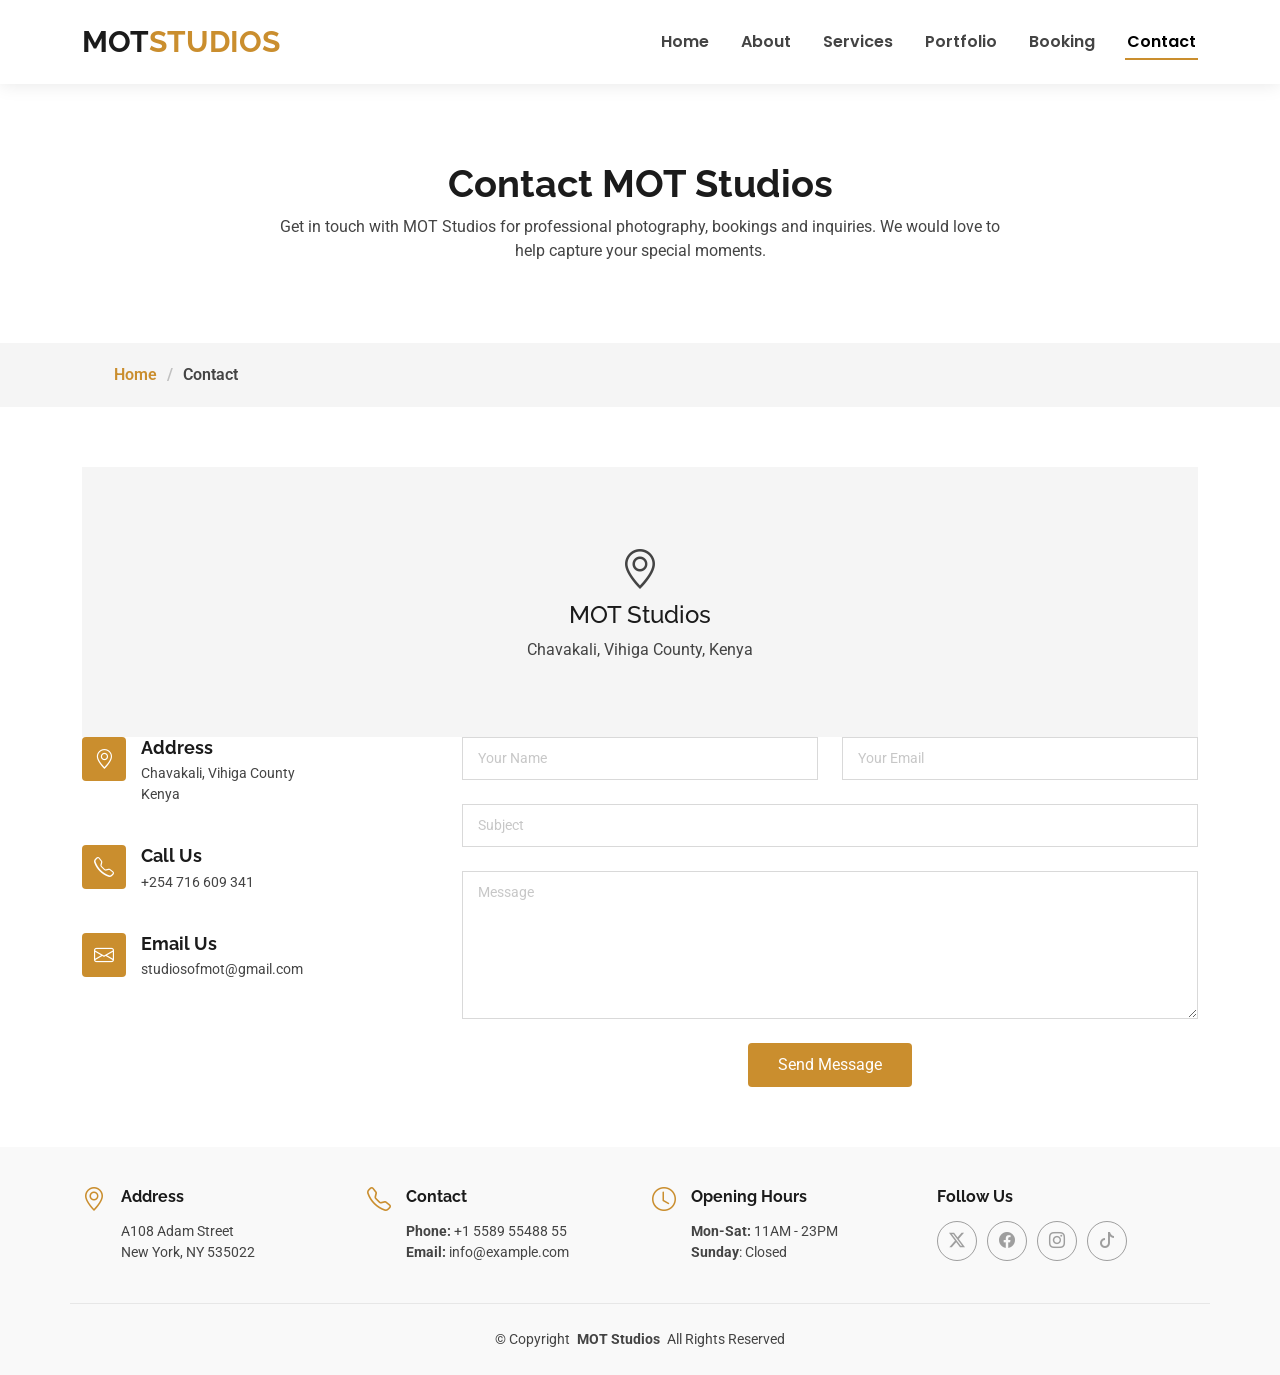
<file: contact.html>
<!DOCTYPE html>
<html lang="en">

<head>
  <meta charset="utf-8">
  <meta content="width=device-width, initial-scale=1.0" name="viewport">
  <title>Contact | MOT Studios</title>
  <meta name="description" content="">
  <meta name="keywords" content="">

  <!-- Favicons -->
  <link href="assets/img/favicon.png" rel="icon">
  <link href="assets/img/apple-touch-icon.png" rel="apple-touch-icon">

  <!-- Fonts -->
  <link href="https://fonts.googleapis.com" rel="preconnect">
  <link href="https://fonts.gstatic.com" rel="preconnect" crossorigin>
  <link
    href="https://fonts.googleapis.com/css2?family=Roboto:ital,wght@0,100;0,300;0,400;0,500;0,700;0,900;1,100;1,300;1,400;1,500;1,700;1,900&family=Poppins:ital,wght@0,100;0,200;0,300;0,400;0,500;0,600;0,700;0,800;0,900;1,100;1,200;1,300;1,400;1,500;1,600;1,700;1,800;1,900&family=Raleway:ital,wght@0,100;0,200;0,300;0,400;0,500;0,600;0,700;0,800;0,900;1,100;1,200;1,300;1,400;1,500;1,600;1,700;1,800;1,900&display=swap"
    rel="stylesheet">

  <!-- Vendor CSS Files -->
  <link href="assets/vendor/bootstrap/css/bootstrap.min.css" rel="stylesheet">
  <link href="assets/vendor/bootstrap-icons/bootstrap-icons.css" rel="stylesheet">
  <link href="assets/vendor/aos/aos.css" rel="stylesheet">
  <link href="assets/vendor/fontawesome-free/css/all.min.css" rel="stylesheet">
  <link href="assets/vendor/swiper/swiper-bundle.min.css" rel="stylesheet">

  <!-- Main CSS File -->
  <link href="assets/css/main.css" rel="stylesheet">

  <!-- =======================================================
  * Template Name: EstateAgency
  * Template URL: https://bootstrapmade.com/real-estate-agency-bootstrap-template/
  * Updated: Apr 08 2026 with Bootstrap v5.3.8
  * Author: BootstrapMade.com
  * License: https://bootstrapmade.com/license/
  ======================================================== -->
</head>

<body class="contact-page">

  <header id="header" class="header d-flex align-items-center fixed-top">
    <div class="container-fluid container-xl position-relative d-flex align-items-center justify-content-between">

      <a href="index.html" class="logo d-flex align-items-center">
        <!-- Uncomment the line below if you also wish to use an image logo -->
        <!-- <img src="assets/img/logo.png" alt=""> -->
        <h1 class="sitename">MOT<span>STUDIOS</span></h1>
      </a>

      <nav id="navmenu" class="navmenu">
        <ul>
          <li><a href="index.html">Home</a></li>
          <li><a href="about.html">About</a></li>
          <li><a href="services.html">Services</a></li>
          <li><a href="portfolio.html">Portfolio</a></li>
          <li><a href="booking.html">Booking</a></li>
          <li><a href="contact.html" class="active">Contact</a></li>
        </ul>
        <i class="mobile-nav-toggle d-xl-none bi bi-list"></i>
      </nav>

    </div>
  </header>

  <main class="main">

    <!-- Page Title -->
    <div class="page-title" data-aos="fade">
      <div class="heading">
        <div class="container">
          <div class="row d-flex justify-content-center text-center">
            <div class="col-lg-8">
              <h1>Contact MOT Studios</h1>
              <p class="mb-0">
                Get in touch with MOT Studios for professional photography,
                bookings and inquiries. We would love to help capture your special moments.
              </p>
            </div>
          </div>
        </div>
      </div>
      <nav class="breadcrumbs">
        <div class="container">
          <ol>
            <li><a href="index.html">Home</a></li>
            <li class="current">Contact</li>
          </ol>
        </div>
      </nav>
    </div><!-- End Page Title -->

    <!-- Contact Section -->
    <section id="contact" class="contact section">

      <div class="container" data-aos="fade-up" data-aos-delay="100">

        <div class="map-placeholder d-flex align-items-center justify-content-center"
          style="width: 100%; height: 270px; background: #f5f5f5;">
          <div class="text-center">
            <i class="bi bi-geo-alt" style="font-size: 40px;"></i>
            <h4>MOT Studios</h4>
            <p class="mb-0">Chavakali, Vihiga County, Kenya</p>
          </div>
        </div>

        <div class="row gy-4">

          <div class="col-lg-4">
            <div class="info-item d-flex" data-aos="fade-up" data-aos-delay="300">
              <i class="bi bi-geo-alt flex-shrink-0"></i>
              <div>
                <h3>Address</h3>
                <p>Chavakali, Vihiga County</p>
                <p>Kenya</p>
              </div>
            </div><!-- End Info Item -->

            <div class="info-item d-flex" data-aos="fade-up" data-aos-delay="400">
              <i class="bi bi-telephone flex-shrink-0"></i>
              <div>
                <h3>Call Us</h3>
                <p>+254 716 609 341</p>
              </div>
            </div><!-- End Info Item -->

            <div class="info-item d-flex" data-aos="fade-up" data-aos-delay="500">
              <i class="bi bi-envelope flex-shrink-0"></i>
              <div>
                <h3>Email Us</h3>
                <p>studiosofmot@gmail.com</p>
              </div>
            </div><!-- End Info Item -->

          </div>

          <div class="col-lg-8">
            <form action="forms/contact.php" method="post" class="php-email-form" data-aos="fade-up"
              data-aos-delay="200">
              <div class="row gy-4">

                <div class="col-md-6">
                  <input type="text" name="name" class="form-control" placeholder="Your Name" required="">
                </div>

                <div class="col-md-6 ">
                  <input type="email" class="form-control" name="email" placeholder="Your Email" required="">
                </div>

                <div class="col-md-12">
                  <input type="text" class="form-control" name="subject" placeholder="Subject" required="">
                </div>

                <div class="col-md-12">
                  <textarea class="form-control" name="message" rows="6" placeholder="Message" required=""></textarea>
                </div>

                <div class="col-md-12 text-center">
                  <div class="loading">Loading</div>
                  <div class="error-message"></div>
                  <div class="sent-message">Your message has been sent. Thank you!</div>

                  <button type="submit">Send Message</button>
                </div>

              </div>
            </form>
          </div><!-- End Contact Form -->

        </div>

      </div>

    </section><!-- /Contact Section -->

  </main>

  <footer id="footer" class="footer light-background">

    <div class="container">
      <div class="row gy-3">
        <div class="col-lg-3 col-md-6 d-flex">
          <i class="bi bi-geo-alt icon"></i>
          <div class="address">
            <h4>Address</h4>
            <p>A108 Adam Street</p>
            <p>New York, NY 535022</p>
            <p></p>
          </div>

        </div>

        <div class="col-lg-3 col-md-6 d-flex">
          <i class="bi bi-telephone icon"></i>
          <div>
            <h4>Contact</h4>
            <p>
              <strong>Phone:</strong> <span>+1 5589 55488 55</span><br>
              <strong>Email:</strong> <span>info@example.com</span><br>
            </p>
          </div>
        </div>

        <div class="col-lg-3 col-md-6 d-flex">
          <i class="bi bi-clock icon"></i>
          <div>
            <h4>Opening Hours</h4>
            <p>
              <strong>Mon-Sat:</strong> <span>11AM - 23PM</span><br>
              <strong>Sunday</strong>: <span>Closed</span>
            </p>
          </div>
        </div>

       <div class="col-lg-3 col-md-6">
          <h4>Follow Us</h4>
          <div class="social-links d-flex">
            <a href="#" class="twitter"><i class="bi bi-twitter-x"></i></a>
            <a href="https://web.facebook.com/vokeGUMA" class="facebook"><i class="bi bi-facebook"></i></a>
            <a href="https://www.instagram.com/motstudios/" class="instagram"><i class="bi bi-instagram"></i></a>
            <a href="https://www.tiktok.com/search?q=motstudio&t=1792927521919" class="tiktok"><i class="bi bi-tiktok"></i></a>
          </div>
        </div>

      </div>
    </div>

    <div class="container copyright text-center mt-4">
      <p>© <span>Copyright</span> <strong class="px-1 sitename">MOT Studios</strong> <span>All Rights Reserved</span>
      </p>
      
    </div>

  </footer>

  <!-- Scroll Top -->
  <a href="#" id="scroll-top" class="scroll-top d-flex align-items-center justify-content-center"><i
      class="bi bi-arrow-up-short"></i></a>

  <!-- Preloader -->
  <div id="preloader"></div>

  <!-- Vendor JS Files -->
  <script src="assets/vendor/bootstrap/js/bootstrap.bundle.min.js"></script>
  <script src="assets/vendor/php-email-form/validate.js"></script>
  <script src="assets/vendor/aos/aos.js"></script>
  <script src="assets/vendor/swiper/swiper-bundle.min.js"></script>
  <script src="assets/vendor/purecounter/purecounter_vanilla.js"></script>

  <!-- Main JS File -->
  <script src="assets/js/main.js"></script>

</body>

</html>
</file>
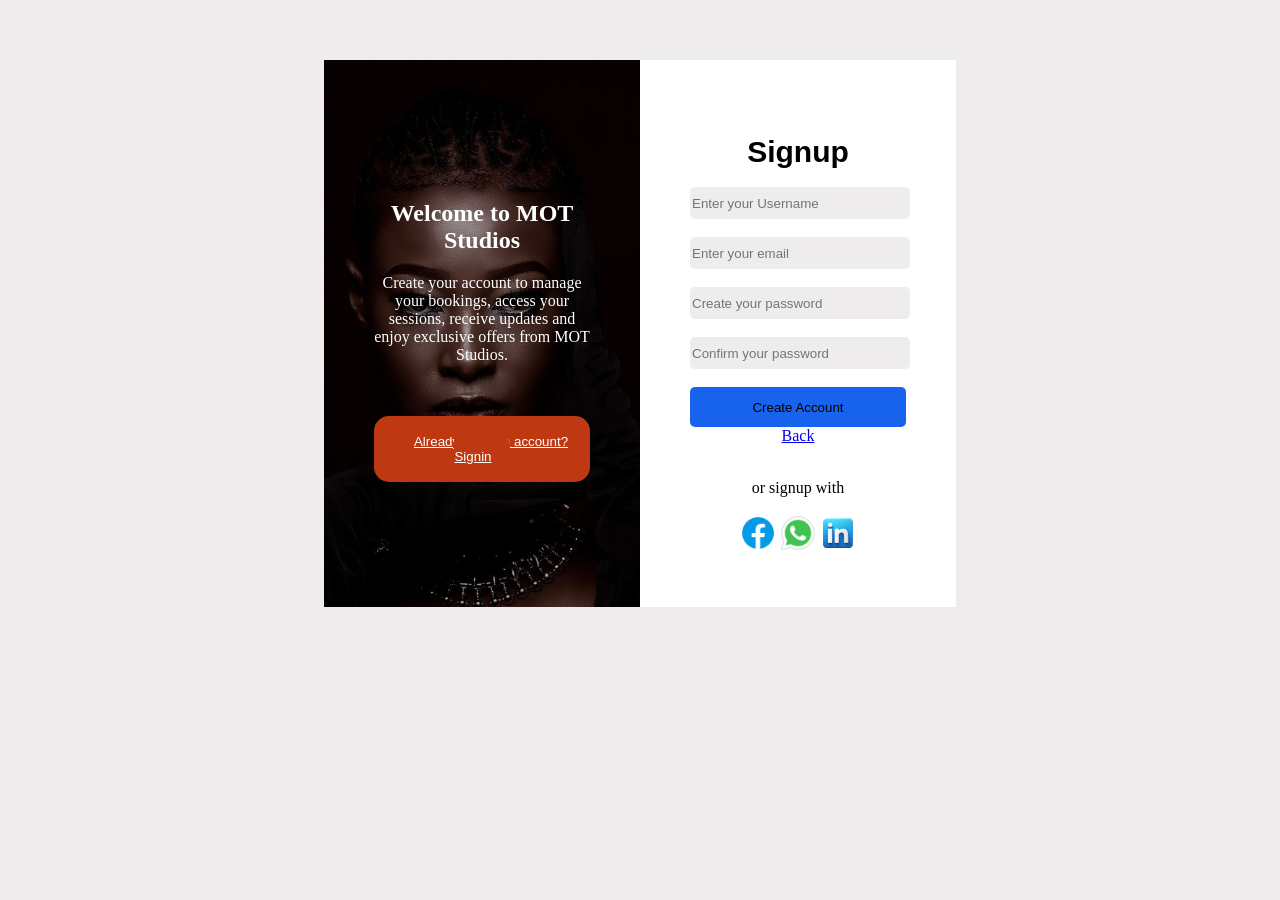
<file: motsignup.html>
<!DOCTYPE html>
<html lang="en">
<head>
    <meta charset="UTF-8">
    <meta name="viewport" content="width=device-width, initial-scale=1.0">
    <title>Signup Page - MOT Studios</title>

    
    <link rel="preconnect" href="https://fonts.googleapis.com">
    <link rel="preconnect" href="https://fonts.gstatic.com">
    
    <link rel="stylesheet" href="assets/css/motsignup.css"">

</head>
<body>
    

    <div class="container">

        <!-- Left Panel -->
        <div class="lpanel">

            <h2>Welcome to MOT Studios</h2>

            <p>Create your account to manage your bookings, access your sessions, receive updates and enjoy exclusive offers from MOT Studios.</p>
            <br><br>

            <button id="btn1"><a href="signin.html" id="btn1">Already have an account? Signin</a></button>
            <br><br>




        </div>

        <!-- Right Panel -->
        <div id="rpanel">
            <form action="">

                <legend>Signup</legend>
                <br>
                

                <input type="text" placeholder="Enter your Username" name="username" id="username" required>
                <br><br>

                <input type="email" placeholder="Enter your email" id="email" name="email" required>
                <br><br>

                <input type="password" placeholder="Create your password" id="create-password" name="create-password" required>
                <br><br>

                <input type="password" placeholder="Confirm your password" id="confirm-password" name="confirm-password" required>
                <br><br>

                <button id="btn2">Create Account</button>
                <a href="index.html">Back</a>
                <br><br>

                <p>or signup with</p>

                <div id="socials">
                 <a href="https://search.brave.com/search?q=facebook"><img src="assets/icons/facebook.png" alt="facebook"></a>
                 <a href="https://search.brave.com/search?q=whatsapp"><img src="assets/icons/image.png" alt="Whatsapp"></a>
                 <a href="https://search.brave.com/search?q=linkedin"><img src="/assets/icons/linkedin.png" alt="linkedin"></a>

                </div>




            </form>

        </div>



    </div>


    
</body>
</html>
</file>
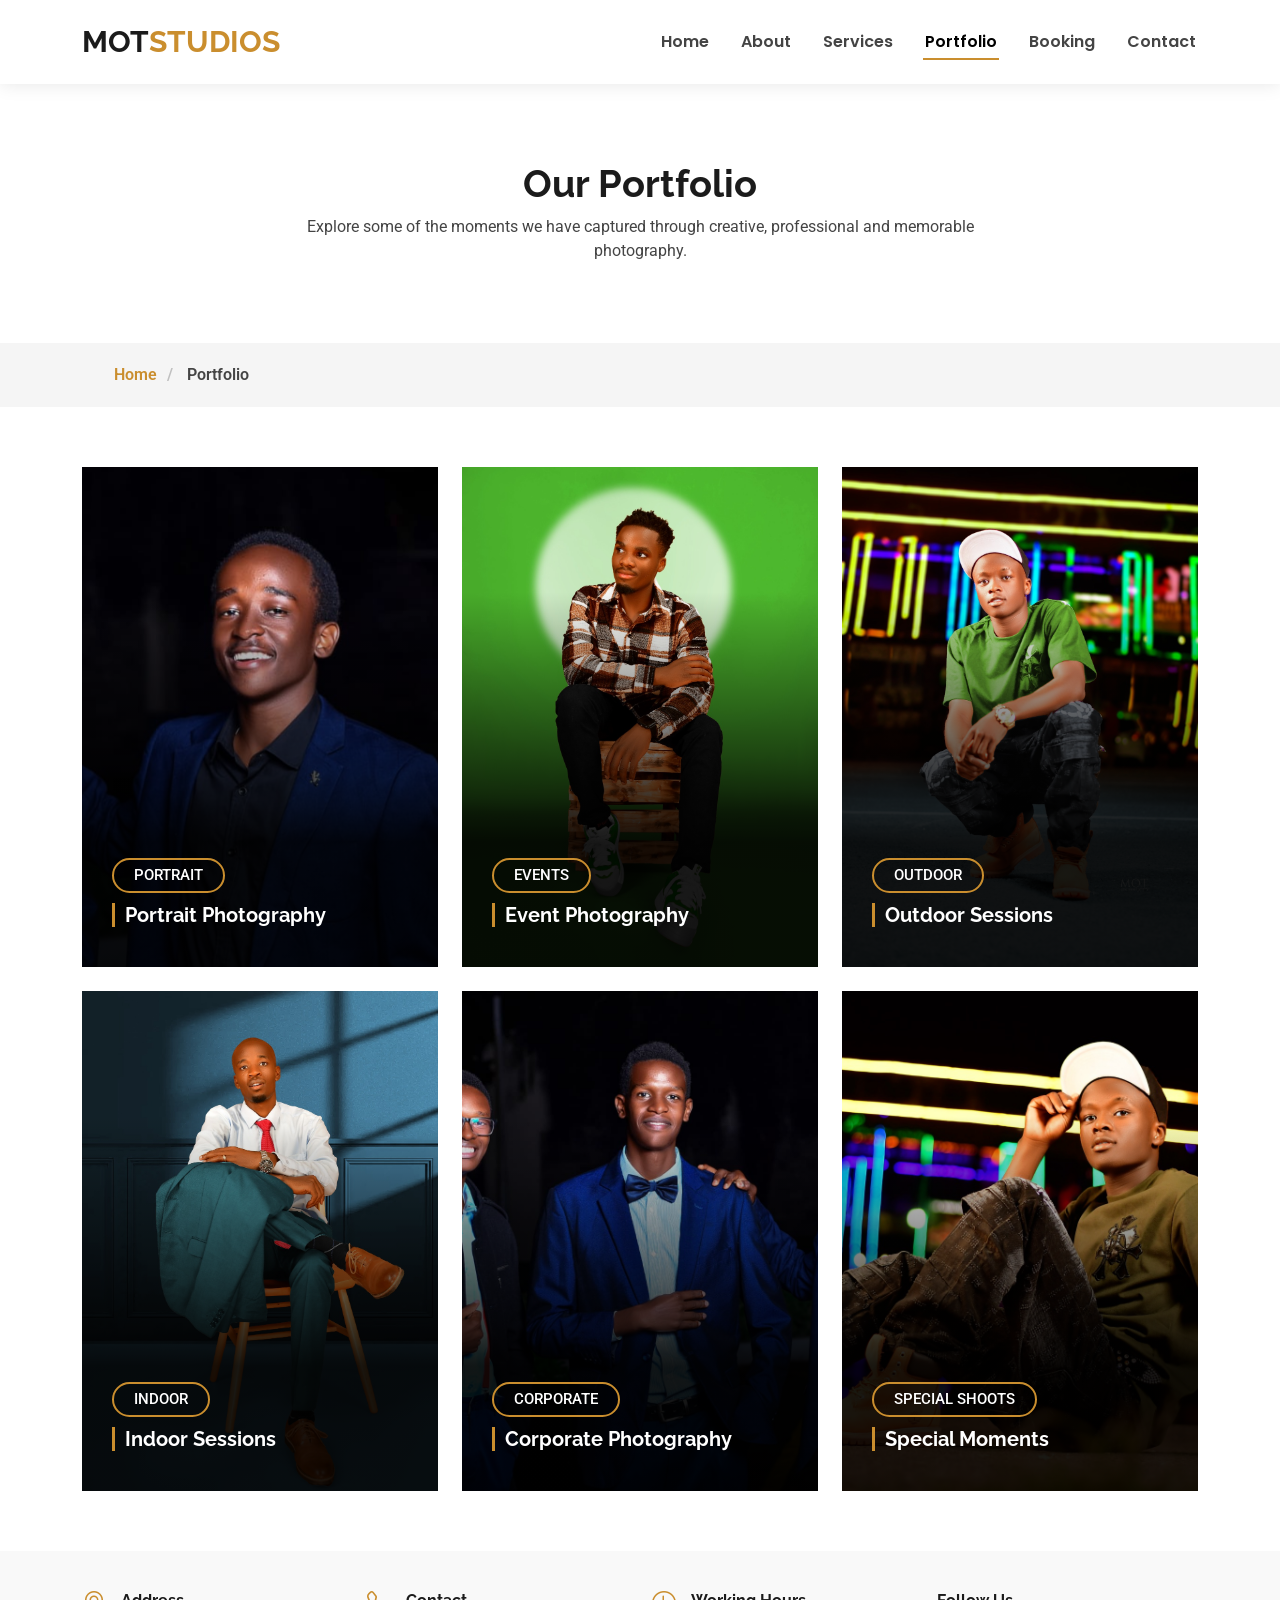
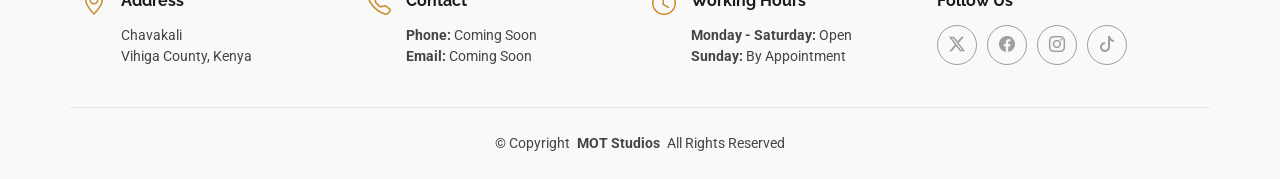
<file: portfolio.html>
<!DOCTYPE html>
<html lang="en">

<head>
  <meta charset="utf-8">
  <meta content="width=device-width, initial-scale=1.0" name="viewport">

  <title>Portfolio | MOT Studios</title>

  <meta name="description" content="Explore the photography portfolio of MOT Studios.">
  <meta name="keywords" content="MOT Studios, photography, Chavakali, portraits, events, photography portfolio">

  <!-- Favicons -->
  <link href="assets/img/favicon.png" rel="icon">
  <link href="assets/img/apple-touch-icon.png" rel="apple-touch-icon">

  <!-- Fonts -->
  <link href="https://fonts.googleapis.com" rel="preconnect">
  <link href="https://fonts.gstatic.com" rel="preconnect" crossorigin>
  <link href="https://fonts.googleapis.com/css2?family=Roboto:ital,wght@0,100;0,300;0,400;0,500;0,700;0,900;1,100;1,300;1,400;1,500;1,700;1,900&family=Poppins:ital,wght@0,100;0,200;0,300;0,400;0,500;0,600;0,700;0,800;0,900;1,100;1,200;1,300;1,400;1,500;1,600;1,700;1,800;1,900&family=Raleway:ital,wght@0,100;0,200;0,300;0,400;0,500;0,600;0,700;0,800;0,900;1,100;1,200;1,300;1,400;1,500;1,600;1,700;1,800;1,900&display=swap" rel="stylesheet">

  <!-- Vendor CSS Files -->
  <link href="assets/vendor/bootstrap/css/bootstrap.min.css" rel="stylesheet">
  <link href="assets/vendor/bootstrap-icons/bootstrap-icons.css" rel="stylesheet">
  <link href="assets/vendor/aos/aos.css" rel="stylesheet">
  <link href="assets/vendor/fontawesome-free/css/all.min.css" rel="stylesheet">
  <link href="assets/vendor/swiper/swiper-bundle.min.css" rel="stylesheet">

  <!-- Main CSS File -->
  <link href="assets/css/main.css" rel="stylesheet">

  <!-- =======================================================
  * Template Name: EstateAgency
  * Template URL: https://bootstrapmade.com/real-estate-agency-bootstrap-template/
  * Updated: Apr 08 2026 with Bootstrap v5.3.8
  * Author: BootstrapMade.com
  * License: https://bootstrapmade.com/license/
  ======================================================== -->

</head>

<body class="properties-page">

  <!-- Header -->
  <header id="header" class="header d-flex align-items-center fixed-top">

    <div class="container-fluid container-xl position-relative d-flex align-items-center justify-content-between">

      <!-- Logo -->
      <a href="index.html" class="logo d-flex align-items-center">
        <h1 class="sitename">MOT<span>STUDIOS</span></h1>
      </a>

      <!-- Navigation -->
      <nav id="navmenu" class="navmenu">

        <ul>

          <li>
            <a href="index.html">Home</a>
          </li>

          <li>
            <a href="about.html">About</a>
          </li>

          <li>
            <a href="services.html">Services</a>
          </li>

          <li>
            <a href="portfolio.html" class="active">Portfolio</a>
          </li>

          <li>
            <a href="booking.html">Booking</a>
          </li>

          <li>
            <a href="contact.html">Contact</a>
          </li>

        </ul>

        <i class="mobile-nav-toggle d-xl-none bi bi-list"></i>

      </nav>

    </div>

  </header>

  <!-- Main -->
  <main class="main">

    <!-- Page Title -->
    <div class="page-title" data-aos="fade">

      <div class="heading">

        <div class="container">

          <div class="row d-flex justify-content-center text-center">

            <div class="col-lg-8">

              <h1>Our Portfolio</h1>

              <p class="mb-0">
                Explore some of the moments we have captured through
                creative, professional and memorable photography.
              </p>

            </div>

          </div>

        </div>

      </div>

      <!-- Breadcrumbs -->
      <nav class="breadcrumbs">

        <div class="container">

          <ol>

            <li>
              <a href="index.html">Home</a>
            </li>

            <li class="current">
              Portfolio
            </li>

          </ol>

        </div>

      </nav>

    </div>
    <!-- End Page Title -->


    <!-- Portfolio Section -->
    <section id="portfolio" class="real-estate section">

      <div class="container">

        <div class="row gy-4">


          <!-- Portfolio Item 1 -->
          <div class="col-xl-4 col-md-6" data-aos="fade-up" data-aos-delay="100">

            <div class="card">

              <img
                src="assets/img/properties/property-1.jpg"
                alt="Portrait photography by MOT Studios"
                class="img-fluid">

              <div class="card-body">

                <span class="sale-rent">
                  PORTRAIT
                </span>

                <h3>
                  <a href="booking.html" class="stretched-link">
                    Portrait Photography
                  </a>
                </h3>

                <div class="card-content">

                  <p>
                    Professional portraits created to capture personality,
                    confidence and individual style.
                  </p>

                </div>

              </div>

            </div>

          </div>
          <!-- End Portfolio Item 1 -->


          <!-- Portfolio Item 2 -->
          <div class="col-xl-4 col-md-6" data-aos="fade-up" data-aos-delay="200">

            <div class="card">

              <img
                src="assets/img/properties/property-2.jpg"
                alt="Event photography by MOT Studios"
                class="img-fluid">

              <div class="card-body">

                <span class="sale-rent">
                  EVENTS
                </span>

                <h3>
                  <a href="booking.html" class="stretched-link">
                    Event Photography
                  </a>
                </h3>

                <div class="card-content">

                  <p>
                    Candid and professional coverage of events,
                    celebrations and special occasions.
                  </p>

                </div>

              </div>

            </div>

          </div>
          <!-- End Portfolio Item 2 -->


          <!-- Portfolio Item 3 -->
          <div class="col-xl-4 col-md-6" data-aos="fade-up" data-aos-delay="300">

            <div class="card">

              <img
                src="assets/img/properties/property-3.jpg"
                alt="Outdoor photography by MOT Studios"
                class="img-fluid">

              <div class="card-body">

                <span class="sale-rent">
                  OUTDOOR
                </span>

                <h3>
                  <a href="booking.html" class="stretched-link">
                    Outdoor Sessions
                  </a>
                </h3>

                <div class="card-content">

                  <p>
                    Natural-light photography sessions in beautiful
                    outdoor locations and environments.
                  </p>

                </div>

              </div>

            </div>

          </div>
          <!-- End Portfolio Item 3 -->


          <!-- Portfolio Item 4 -->
          <div class="col-xl-4 col-md-6" data-aos="fade-up" data-aos-delay="400">

            <div class="card">

              <img
                src="assets/img/properties/property-4.jpg"
                alt="Indoor photography by MOT Studios"
                class="img-fluid">

              <div class="card-body">

                <span class="sale-rent">
                  INDOOR
                </span>

                <h3>
                  <a href="booking.html" class="stretched-link">
                    Indoor Sessions
                  </a>
                </h3>

                <div class="card-content">

                  <p>
                    Carefully planned indoor sessions using creative
                    composition and controlled lighting.
                  </p>

                </div>

              </div>

            </div>

          </div>
          <!-- End Portfolio Item 4 -->


          <!-- Portfolio Item 5 -->
          <div class="col-xl-4 col-md-6" data-aos="fade-up" data-aos-delay="500">

            <div class="card">

              <img
                src="assets/img/properties/property-5.jpg"
                alt="Corporate photography by MOT Studios"
                class="img-fluid">

              <div class="card-body">

                <span class="sale-rent">
                  CORPORATE
                </span>

                <h3>
                  <a href="booking.html" class="stretched-link">
                    Corporate Photography
                  </a>
                </h3>

                <div class="card-content">

                  <p>
                    Professional photography for businesses,
                    teams, profiles and corporate events.
                  </p>

                </div>

              </div>

            </div>

          </div>
          <!-- End Portfolio Item 5 -->


          <!-- Portfolio Item 6 -->
          <div class="col-xl-4 col-md-6" data-aos="fade-up" data-aos-delay="600">

            <div class="card">

              <img
                src="assets/img/properties/property-6.jpg"
                alt="Special photography by MOT Studios"
                class="img-fluid">

              <div class="card-body">

                <span class="sale-rent">
                  SPECIAL SHOOTS
                </span>

                <h3>
                  <a href="booking.html" class="stretched-link">
                    Special Moments
                  </a>
                </h3>

                <div class="card-content">

                  <p>
                    Photography for birthdays, graduations,
                    celebrations and other important milestones.
                  </p>

                </div>

              </div>

            </div>

          </div>
          <!-- End Portfolio Item 6 -->


        </div>

      </div>

    </section>
    <!-- /Portfolio Section -->

  </main>


  <!-- Footer -->
  <footer id="footer" class="footer light-background">

    <div class="container">

      <div class="row gy-3">


        <!-- Address -->
        <div class="col-lg-3 col-md-6 d-flex">

          <i class="bi bi-geo-alt icon"></i>

          <div class="address">

            <h4>Address</h4>

            <p>Chavakali</p>
            <p>Vihiga County, Kenya</p>

          </div>

        </div>


        <!-- Contact -->
        <div class="col-lg-3 col-md-6 d-flex">

          <i class="bi bi-telephone icon"></i>

          <div>

            <h4>Contact</h4>

            <p>

              <strong>Phone:</strong>
              <span>Coming Soon</span>
              <br>

              <strong>Email:</strong>
              <span>Coming Soon</span>

            </p>

          </div>

        </div>


        <!-- Working Hours -->
        <div class="col-lg-3 col-md-6 d-flex">

          <i class="bi bi-clock icon"></i>

          <div>

            <h4>Working Hours</h4>

            <p>

              <strong>Monday - Saturday:</strong>
              <span>Open</span>
              <br>

              <strong>Sunday:</strong>
              <span>By Appointment</span>

            </p>

          </div>

        </div>


        <!-- Social Media -->
        <div class="col-lg-3 col-md-6">
          <h4>Follow Us</h4>
          <div class="social-links d-flex">
            <a href="#" class="twitter"><i class="bi bi-twitter-x"></i></a>
            <a href="https://web.facebook.com/vokeGUMA" class="facebook"><i class="bi bi-facebook"></i></a>
            <a href="https://www.instagram.com/motstudios/" class="instagram"><i class="bi bi-instagram"></i></a>
            <a href="https://www.tiktok.com/search?q=motstudio&t" class="tiktok"><i class="bi bi-tiktok"></i></a>
          </div>
        </div>


      </div>

    </div>


    <!-- Copyright -->
    <div class="container copyright text-center mt-4">

      <p>
        © <span>Copyright</span>
        <strong class="px-1 sitename">MOT Studios</strong>
        <span>All Rights Reserved</span>
      </p>

     

    </div>

  </footer>
  <!-- End Footer -->


  <!-- Scroll Top -->
  <a
    href="#"
    id="scroll-top"
    class="scroll-top d-flex align-items-center justify-content-center">

    <i class="bi bi-arrow-up-short"></i>

  </a>


  <!-- Preloader -->
  <div id="preloader"></div>


  <!-- Vendor JS Files -->
  <script src="assets/vendor/bootstrap/js/bootstrap.bundle.min.js"></script>

  <script src="assets/vendor/php-email-form/validate.js"></script>

  <script src="assets/vendor/aos/aos.js"></script>

  <script src="assets/vendor/swiper/swiper-bundle.min.js"></script>

  <script src="assets/vendor/purecounter/purecounter_vanilla.js"></script>


  <!-- Main JS File -->
  <script src="assets/js/main.js"></script>

</body>

</html>
</file>
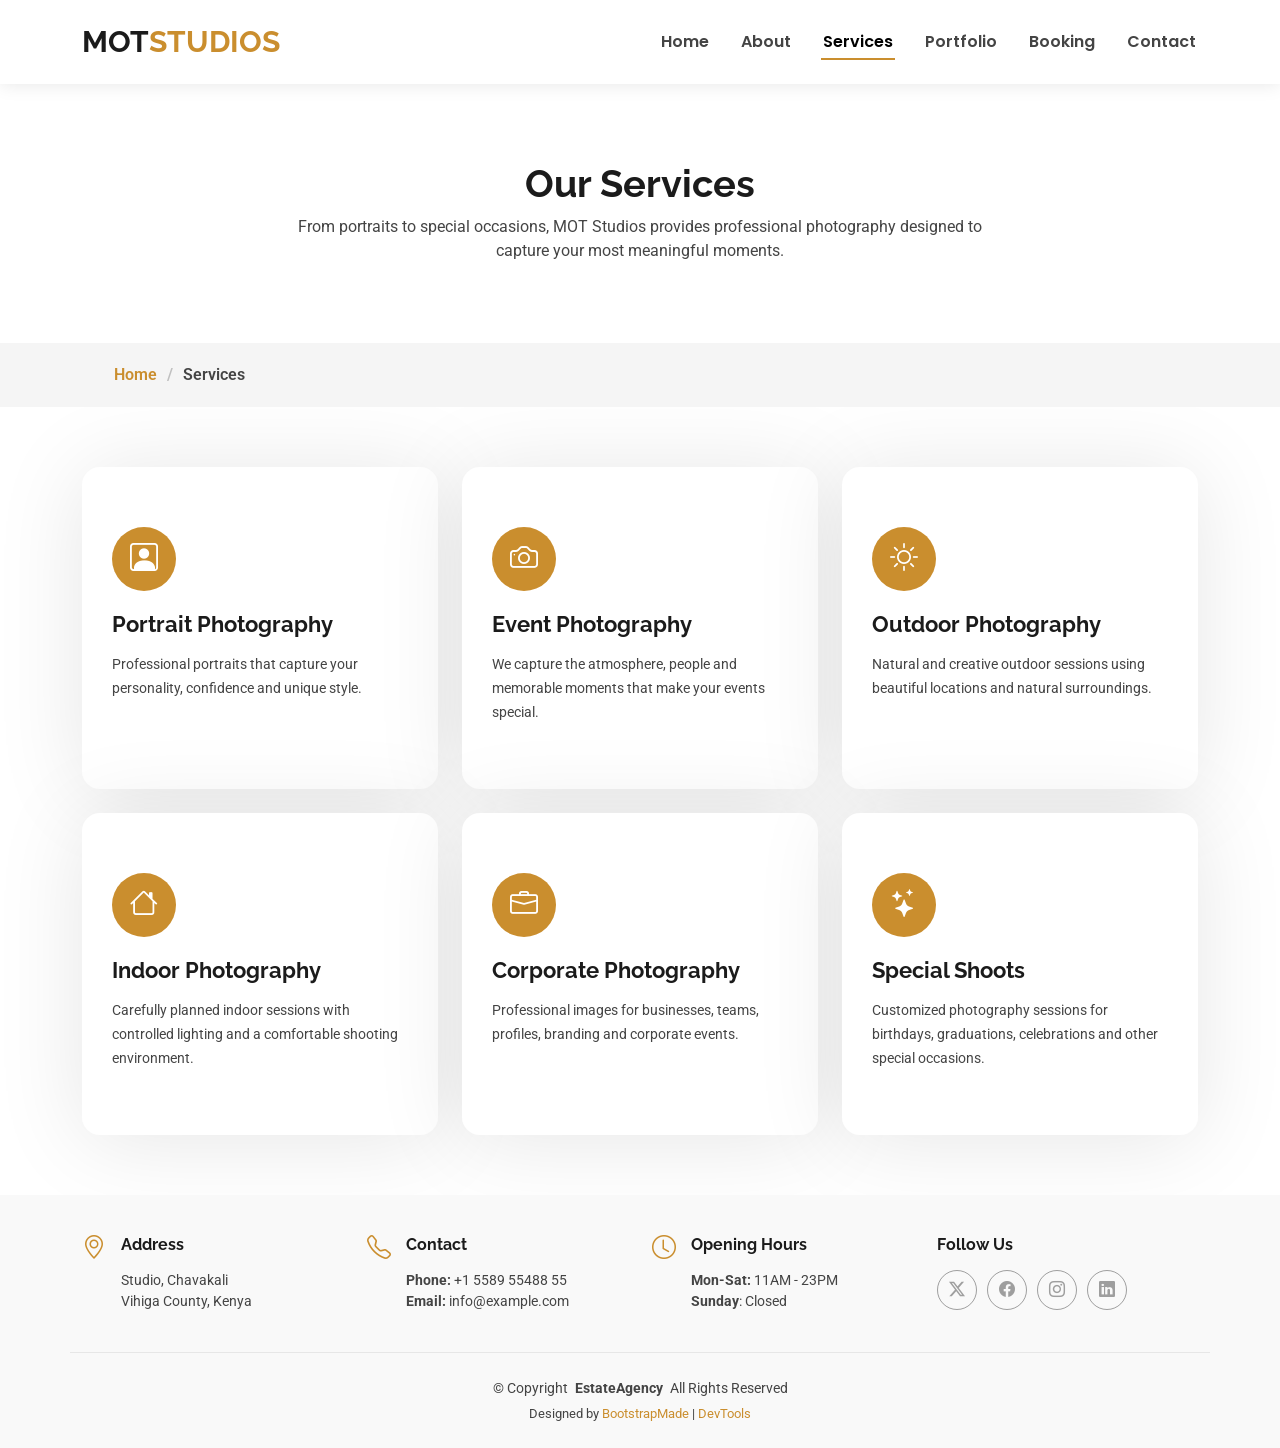
<file: services.html>
<!DOCTYPE html>
<html lang="en">

<head>
  <meta charset="utf-8">
  <meta content="width=device-width, initial-scale=1.0" name="viewport">
  <title>Services | MOT Studios</title>
  <meta name="description" content="">
  <meta name="keywords" content="">

  <!-- Favicons -->
  <link href="assets/img/favicon.png" rel="icon">
  <link href="assets/img/apple-touch-icon.png" rel="apple-touch-icon">

  <!-- Fonts -->
  <link href="https://fonts.googleapis.com" rel="preconnect">
  <link href="https://fonts.gstatic.com" rel="preconnect" crossorigin>
  <link
    href="https://fonts.googleapis.com/css2?family=Roboto:ital,wght@0,100;0,300;0,400;0,500;0,700;0,900;1,100;1,300;1,400;1,500;1,700;1,900&family=Poppins:ital,wght@0,100;0,200;0,300;0,400;0,500;0,600;0,700;0,800;0,900;1,100;1,200;1,300;1,400;1,500;1,600;1,700;1,800;1,900&family=Raleway:ital,wght@0,100;0,200;0,300;0,400;0,500;0,600;0,700;0,800;0,900;1,100;1,200;1,300;1,400;1,500;1,600;1,700;1,800;1,900&display=swap"
    rel="stylesheet">

  <!-- Vendor CSS Files -->
  <link href="assets/vendor/bootstrap/css/bootstrap.min.css" rel="stylesheet">
  <link href="assets/vendor/bootstrap-icons/bootstrap-icons.css" rel="stylesheet">
  <link href="assets/vendor/aos/aos.css" rel="stylesheet">
  <link href="assets/vendor/fontawesome-free/css/all.min.css" rel="stylesheet">
  <link href="assets/vendor/swiper/swiper-bundle.min.css" rel="stylesheet">

  <!-- Main CSS File -->
  <link href="assets/css/main.css" rel="stylesheet">

  <!-- =======================================================
  * Template Name: EstateAgency
  * Template URL: https://bootstrapmade.com/real-estate-agency-bootstrap-template/
  * Updated: Apr 08 2026 with Bootstrap v5.3.8
  * Author: BootstrapMade.com
  * License: https://bootstrapmade.com/license/
  ======================================================== -->
</head>

<body class="services-page">

  <header id="header" class="header d-flex align-items-center fixed-top">
    <div class="container-fluid container-xl position-relative d-flex align-items-center justify-content-between">

      <a href="index.html" class="logo d-flex align-items-center">
        <!-- Uncomment the line below if you also wish to use an image logo -->
        <!-- <img src="assets/img/logo.png" alt=""> -->
        <h1 class="sitename">MOT<span>STUDIOS</span></h1>
      </a>

      <nav id="navmenu" class="navmenu">
        <ul>
          <li><a href="index.html">Home</a></li>
          <li><a href="about.html">About</a></li>
          <li><a href="services.html" class="active">Services</a></li>
          <li><a href="portfolio.html">Portfolio</a></li>
          <li><a href="booking.html">Booking</a></li>
          <li><a href="contact.html">Contact</a></li>
        </ul>
        <i class="mobile-nav-toggle d-xl-none bi bi-list"></i>
      </nav>

    </div>
  </header>

  <main class="main">

    <!-- Page Title -->
    <div class="page-title" data-aos="fade">
      <div class="heading">
        <div class="container">
          <div class="row d-flex justify-content-center text-center">
            <div class="col-lg-8">
              <h1>Our Services</h1>
              <p class="mb-0">
                From portraits to special occasions, MOT Studios provides
                professional photography designed to capture your most
                meaningful moments.
              </p>
            </div>
          </div>
        </div>
      </div>

      <nav class="breadcrumbs">
        <div class="container">
          <ol>
            <li><a href="index.html">Home</a></li>
            <li class="current">Services</li>
          </ol>
        </div>
      </nav>
    </div>

    <!-- Services Section -->
    <section id="services" class="services section">

      <div class="container">

        <div class="row gy-4">

          <!-- Portrait Photography -->
          <div class="col-lg-4 col-md-6" data-aos="fade-up" data-aos-delay="100">
            <div class="service-item position-relative">
              <div class="icon">
                <i class="bi bi-person-square"></i>
              </div>

              <a href="booking.html" class="stretched-link">
                <h3>Portrait Photography</h3>
              </a>

              <p>
                Professional portraits that capture your personality,
                confidence and unique style.
              </p>
            </div>
          </div>

          <!-- Event Photography -->
          <div class="col-lg-4 col-md-6" data-aos="fade-up" data-aos-delay="200">
            <div class="service-item position-relative">
              <div class="icon">
                <i class="bi bi-camera"></i>
              </div>

              <a href="booking.html" class="stretched-link">
                <h3>Event Photography</h3>
              </a>

              <p>
                We capture the atmosphere, people and memorable moments
                that make your events special.
              </p>
            </div>
          </div>

          <!-- Outdoor Photography -->
          <div class="col-lg-4 col-md-6" data-aos="fade-up" data-aos-delay="300">
            <div class="service-item position-relative">
              <div class="icon">
                <i class="bi bi-sun"></i>
              </div>

              <a href="booking.html" class="stretched-link">
                <h3>Outdoor Photography</h3>
              </a>

              <p>
                Natural and creative outdoor sessions using beautiful
                locations and natural surroundings.
              </p>
            </div>
          </div>

          <!-- Indoor Photography -->
          <div class="col-lg-4 col-md-6" data-aos="fade-up" data-aos-delay="400">
            <div class="service-item position-relative">
              <div class="icon">
                <i class="bi bi-house"></i>
              </div>

              <a href="booking.html" class="stretched-link">
                <h3>Indoor Photography</h3>
              </a>

              <p>
                Carefully planned indoor sessions with controlled lighting
                and a comfortable shooting environment.
              </p>
            </div>
          </div>

          <!-- Corporate Photography -->
          <div class="col-lg-4 col-md-6" data-aos="fade-up" data-aos-delay="500">
            <div class="service-item position-relative">
              <div class="icon">
                <i class="bi bi-briefcase"></i>
              </div>

              <a href="booking.html" class="stretched-link">
                <h3>Corporate Photography</h3>
              </a>

              <p>
                Professional images for businesses, teams, profiles,
                branding and corporate events.
              </p>
            </div>
          </div>

          <!-- Special Shoots -->
          <div class="col-lg-4 col-md-6" data-aos="fade-up" data-aos-delay="600">
            <div class="service-item position-relative">
              <div class="icon">
                <i class="bi bi-stars"></i>
              </div>

              <a href="booking.html" class="stretched-link">
                <h3>Special Shoots</h3>
              </a>

              <p>
                Customized photography sessions for birthdays, graduations,
                celebrations and other special occasions.
              </p>
            </div>
          </div>

        </div>

      </div>

    </section>

  </main>

  <footer id="footer" class="footer light-background">

    <div class="container">
      <div class="row gy-3">
        <div class="col-lg-3 col-md-6 d-flex">
          <i class="bi bi-geo-alt icon"></i>
          <div class="address">
            <h4>Address</h4>
            <p>Studio, Chavakali</p>
            <p>Vihiga County, Kenya</p>
            <p></p>
          </div>

        </div>

        <div class="col-lg-3 col-md-6 d-flex">
          <i class="bi bi-telephone icon"></i>
          <div>
            <h4>Contact</h4>
            <p>
              <strong>Phone:</strong> <span>+1 5589 55488 55</span><br>
              <strong>Email:</strong> <span>info@example.com</span><br>
            </p>
          </div>
        </div>

        <div class="col-lg-3 col-md-6 d-flex">
          <i class="bi bi-clock icon"></i>
          <div>
            <h4>Opening Hours</h4>
            <p>
              <strong>Mon-Sat:</strong> <span>11AM - 23PM</span><br>
              <strong>Sunday</strong>: <span>Closed</span>
            </p>
          </div>
        </div>

        <div class="col-lg-3 col-md-6">
          <h4>Follow Us</h4>
          <div class="social-links d-flex">
            <a href="#" class="twitter"><i class="bi bi-twitter-x"></i></a>
            <a href="#" class="facebook"><i class="bi bi-facebook"></i></a>
            <a href="#" class="instagram"><i class="bi bi-instagram"></i></a>
            <a href="#" class="linkedin"><i class="bi bi-linkedin"></i></a>
          </div>
        </div>

      </div>
    </div>

    <div class="container copyright text-center mt-4">
      <p>© <span>Copyright</span> <strong class="px-1 sitename">EstateAgency</strong> <span>All Rights Reserved</span>
      </p>
      <div class="credits">
        <!-- All the links in the footer should remain intact. -->
        <!-- You can delete the links only if you've purchased the pro version. -->
        <!-- Licensing information: https://bootstrapmade.com/license/ -->
        <!-- Purchase the pro version with working PHP/AJAX contact form: [buy-url] -->
        Designed by <a href="https://bootstrapmade.com/">BootstrapMade</a> | <a
          href="https://bootstrapmade.com/tools/">DevTools</a>
      </div>
    </div>

  </footer>

  <!-- Scroll Top -->
  <a href="#" id="scroll-top" class="scroll-top d-flex align-items-center justify-content-center"><i
      class="bi bi-arrow-up-short"></i></a>

  <!-- Preloader -->
  <div id="preloader"></div>

  <!-- Vendor JS Files -->
  <script src="assets/vendor/bootstrap/js/bootstrap.bundle.min.js"></script>
  <script src="assets/vendor/php-email-form/validate.js"></script>
  <script src="assets/vendor/aos/aos.js"></script>
  <script src="assets/vendor/swiper/swiper-bundle.min.js"></script>
  <script src="assets/vendor/purecounter/purecounter_vanilla.js"></script>

  <!-- Main JS File -->
  <script src="assets/js/main.js"></script>

</body>

</html>
</file>
<file: assets/css/motsignup.css>
body{
    background-color: rgb(238, 236, 236);

}
.container{
    display: flex;
    width: 50%;
    margin: auto;
    padding: 20px;
    margin-top: 40px;
    background-color: rgb(238, 236, 236);
    box-shadow: 500px;
}
.lpanel{
    
    
    background-image: linear-gradient(rgba(0,0,0,0.35), rgba(0,0,0,0.35)), url(/assets/img/portrait.png);
    background-size: cover;
    background-position: center;
    background-color: #1863ed;
    color: white;
    text-align: center;
    width: 50%;
    padding: 50px;
    
}
#rpanel{
    background-color: white;
    width: 50%;
    padding: 50px;
    text-align: center;
}
h2{
    padding-top: 70px;
}
input{
    background-color: rgb(238, 236, 236);
    border: none;
    border-radius: 5px;
    width: 100%;
    height: 30px;
    

}
#btn1{
    /* background-color: #0a4dc9; */
    background-color: rgb(190, 57, 17);
    border-radius: 15px;
    border: none;
    padding: 18px;
    color: white;
}
#btn2{
    background-color: #1863ed;
    width: 100%;
    height: 40px;
    border-radius: 5px;
    border: none;
    
}
#socials{
    display: flex;
    justify-content: center;
}
#socials img{

    width: 40px;
    height: 40px;
}
legend{
    font-family: Arial, Helvetica, sans-serif;
    font-size: 30px;
    font-weight: bolder;
    margin-top: 25px;
}
</file>
<file: assets/css/main.css>
/**
* Template Name: EstateAgency
* Template URL: https://bootstrapmade.com/real-estate-agency-bootstrap-template/
* Updated: Aug 09 2024 with Bootstrap v5.3.3
* Author: BootstrapMade.com
* License: https://bootstrapmade.com/license/
*/

/*--------------------------------------------------------------
# Font & Color Variables
# Help: https://bootstrapmade.com/color-system/
--------------------------------------------------------------*/
/* Fonts */
:root {
  --default-font: "Roboto",  system-ui, -apple-system, "Segoe UI", Roboto, "Helvetica Neue", Arial, "Noto Sans", "Liberation Sans", sans-serif, "Apple Color Emoji", "Segoe UI Emoji", "Segoe UI Symbol", "Noto Color Emoji";
  --heading-font: "Raleway",  sans-serif;
  --nav-font: "Poppins",  sans-serif;
}

/* Global Colors - The following color variables are used throughout the website. Updating them here will change the color scheme of the entire website */
:root { 
  --background-color: #ffffff; /* Background color for the entire website, including individual sections */
  --default-color: #444444; /* Default color used for the majority of the text content across the entire website */
  --heading-color: #1b1b1b; /* Color for headings, subheadings and title throughout the website */
  --accent-color: #ca8e2e; /* Accent color that represents your brand on the website. It's used for buttons, links, and other elements that need to stand out */
  --surface-color: #ffffff; /* The surface color is used as a background of boxed elements within sections, such as cards, icon boxes, or other elements that require a visual separation from the global background. */
  --contrast-color: #ffffff; /* Contrast color for text, ensuring readability against backgrounds of accent, heading, or default colors. */
}

/* Nav Menu Colors - The following color variables are used specifically for the navigation menu. They are separate from the global colors to allow for more customization options */
:root {
  --nav-color: #444444;  /* The default color of the main navmenu links */
  --nav-hover-color: #000000; /* Applied to main navmenu links when they are hovered over or active */
  --nav-mobile-background-color: #ffffff; /* Used as the background color for mobile navigation menu */
  --nav-dropdown-background-color: #ffffff; /* Used as the background color for dropdown items that appear when hovering over primary navigation items */
  --nav-dropdown-color: #444444; /* Used for navigation links of the dropdown items in the navigation menu. */
  --nav-dropdown-hover-color: #2eca6a; /* Similar to --nav-hover-color, this color is applied to dropdown navigation links when they are hovered over. */
}

/* Color Presets - These classes override global colors when applied to any section or element, providing reuse of the sam color scheme. */

.light-background {
  --background-color: #f9f9f9;
  --surface-color: #ffffff;
}

.dark-background {
  --background-color: #060606;
  --default-color: #ffffff;
  --heading-color: #ffffff;
  --surface-color: #252525;
  --contrast-color: #ffffff;
}

/* Smooth scroll */
:root {
  scroll-behavior: smooth;
}

/*--------------------------------------------------------------
# General Styling & Shared Classes
--------------------------------------------------------------*/
body {
  color: var(--default-color);
  background-color: var(--background-color);
  font-family: var(--default-font);
}

a {
  color: var(--accent-color);
  text-decoration: none;
  transition: 0.3s;
}

a:hover {
  color: color-mix(in srgb, var(--accent-color), transparent 25%);
  text-decoration: none;
}

h1,
h2,
h3,
h4,
h5,
h6 {
  color: var(--heading-color);
  font-family: var(--heading-font);
}

/* PHP Email Form Messages
------------------------------*/
.php-email-form .error-message {
  display: none;
  background: #df1529;
  color: #ffffff;
  text-align: left;
  padding: 15px;
  margin-bottom: 24px;
  font-weight: 600;
}

.php-email-form .sent-message {
  display: none;
  color: #ffffff;
  background: #059652;
  text-align: center;
  padding: 15px;
  margin-bottom: 24px;
  font-weight: 600;
}

.php-email-form .loading {
  display: none;
  background: var(--surface-color);
  text-align: center;
  padding: 15px;
  margin-bottom: 24px;
}

.php-email-form .loading:before {
  content: "";
  display: inline-block;
  border-radius: 50%;
  width: 24px;
  height: 24px;
  margin: 0 10px -6px 0;
  border: 3px solid var(--accent-color);
  border-top-color: var(--surface-color);
  animation: php-email-form-loading 1s linear infinite;
}

@keyframes php-email-form-loading {
  0% {
    transform: rotate(0deg);
  }

  100% {
    transform: rotate(360deg);
  }
}

/*--------------------------------------------------------------
# Global Header
--------------------------------------------------------------*/
.header {
  color: var(--default-color);
  background-color: var(--background-color);
  padding: 15px 0;
  transition: all 0.5s;
  z-index: 997;
  box-shadow: 0px 0 18px rgba(0, 0, 0, 0.1);
}

.header .logo {
  line-height: 1;
}

.header .logo img {
  max-height: 32px;
  margin-right: 8px;
}

.header .logo h1 {
  font-size: 30px;
  margin: 0;
  font-weight: 700;
  color: var(--heading-color);
}

.header .logo h1 span {
  color: var(--accent-color);
}

/*--------------------------------------------------------------
# Navigation Menu
--------------------------------------------------------------*/
/* Desktop Navigation */
@media (min-width: 1200px) {
  .navmenu {
    padding: 0;
  }

  .navmenu ul {
    margin: 0;
    padding: 0;
    display: flex;
    list-style: none;
    align-items: center;
  }

  .navmenu li {
    position: relative;
  }

  .navmenu>ul>li {
    white-space: nowrap;
    padding: 15px 14px;
  }

  .navmenu>ul>li:last-child {
    padding-right: 0;
  }

  .navmenu a,
  .navmenu a:focus {
    color: var(--nav-color);
    font-size: 16px;
    padding: 0 2px;
    font-family: var(--nav-font);
    font-weight: 600;
    display: flex;
    align-items: center;
    justify-content: space-between;
    white-space: nowrap;
    transition: 0.3s;
    position: relative;
  }

  .navmenu a i,
  .navmenu a:focus i {
    font-size: 12px;
    line-height: 0;
    margin-left: 5px;
    transition: 0.3s;
  }

  .navmenu>ul>li>a:before {
    content: "";
    position: absolute;
    width: 100%;
    height: 2px;
    bottom: -6px;
    left: 0;
    background-color: var(--accent-color);
    visibility: hidden;
    width: 0px;
    transition: all 0.3s ease-in-out 0s;
  }

  .navmenu a:hover:before,
  .navmenu li:hover>a:before,
  .navmenu .active:before {
    visibility: visible;
    width: 100%;
  }

  .navmenu li:hover>a,
  .navmenu .active,
  .navmenu .active:focus {
    color: var(--nav-hover-color);
  }

  .navmenu .dropdown ul {
    margin: 0;
    padding: 10px 0;
    background: var(--nav-dropdown-background-color);
    display: block;
    position: absolute;
    visibility: hidden;
    left: 14px;
    top: 130%;
    opacity: 0;
    transition: 0.3s;
    border-radius: 4px;
    z-index: 99;
    box-shadow: 0px 0px 30px rgba(0, 0, 0, 0.1);
  }

  .navmenu .dropdown ul li {
    min-width: 200px;
  }

  .navmenu .dropdown ul a {
    padding: 10px 20px;
    font-size: 15px;
    text-transform: none;
    color: var(--nav-dropdown-color);
  }

  .navmenu .dropdown ul a i {
    font-size: 12px;
  }

  .navmenu .dropdown ul a:hover,
  .navmenu .dropdown ul .active:hover,
  .navmenu .dropdown ul li:hover>a {
    color: var(--nav-dropdown-hover-color);
  }

  .navmenu .dropdown:hover>ul {
    opacity: 1;
    top: 100%;
    visibility: visible;
  }

  .navmenu .dropdown .dropdown ul {
    top: 0;
    left: -90%;
    visibility: hidden;
  }

  .navmenu .dropdown .dropdown:hover>ul {
    opacity: 1;
    top: 0;
    left: -100%;
    visibility: visible;
  }
}

/* Mobile Navigation */
@media (max-width: 1199px) {
  .mobile-nav-toggle {
    color: var(--nav-color);
    font-size: 28px;
    line-height: 0;
    margin-right: 10px;
    cursor: pointer;
    transition: color 0.3s;
  }

  .navmenu {
    padding: 0;
    z-index: 9997;
  }

  .navmenu ul {
    display: none;
    list-style: none;
    position: absolute;
    inset: 60px 20px 20px 20px;
    padding: 10px 0;
    margin: 0;
    border-radius: 6px;
    background-color: var(--nav-mobile-background-color);
    border: 1px solid color-mix(in srgb, var(--default-color), transparent 90%);
    box-shadow: none;
    overflow-y: auto;
    transition: 0.3s;
    z-index: 9998;
  }

  .navmenu a,
  .navmenu a:focus {
    color: var(--nav-dropdown-color);
    padding: 10px 20px;
    font-family: var(--nav-font);
    font-size: 17px;
    font-weight: 500;
    display: flex;
    align-items: center;
    justify-content: space-between;
    white-space: nowrap;
    transition: 0.3s;
  }

  .navmenu a i,
  .navmenu a:focus i {
    font-size: 12px;
    line-height: 0;
    margin-left: 5px;
    width: 30px;
    height: 30px;
    display: flex;
    align-items: center;
    justify-content: center;
    border-radius: 50%;
    transition: 0.3s;
    background-color: color-mix(in srgb, var(--accent-color), transparent 90%);
  }

  .navmenu a i:hover,
  .navmenu a:focus i:hover {
    background-color: var(--accent-color);
    color: var(--contrast-color);
  }

  .navmenu a:hover,
  .navmenu .active,
  .navmenu .active:focus {
    color: var(--nav-dropdown-hover-color);
  }

  .navmenu .active i,
  .navmenu .active:focus i {
    background-color: var(--accent-color);
    color: var(--contrast-color);
    transform: rotate(180deg);
  }

  .navmenu .dropdown ul {
    position: static;
    display: none;
    z-index: 99;
    padding: 10px 0;
    margin: 10px 20px;
    background-color: var(--nav-dropdown-background-color);
    transition: all 0.5s ease-in-out;
  }

  .navmenu .dropdown ul ul {
    background-color: rgba(33, 37, 41, 0.1);
  }

  .navmenu .dropdown>.dropdown-active {
    display: block;
    background-color: rgba(33, 37, 41, 0.03);
  }

  .mobile-nav-active {
    overflow: hidden;
  }

  .mobile-nav-active .mobile-nav-toggle {
    color: #fff;
    position: absolute;
    font-size: 32px;
    top: 15px;
    right: 15px;
    margin-right: 0;
    z-index: 9999;
  }

  .mobile-nav-active .navmenu {
    position: fixed;
    overflow: hidden;
    inset: 0;
    background: rgba(33, 37, 41, 0.8);
    transition: 0.3s;
  }

  .mobile-nav-active .navmenu>ul {
    display: block;
  }
}

/*--------------------------------------------------------------
# Global Footer
--------------------------------------------------------------*/
.footer {
  color: var(--default-color);
  background-color: var(--background-color);
  font-size: 14px;
  padding: 40px 0 0 0;
  position: relative;
}

.footer .icon {
  color: var(--accent-color);
  margin-right: 15px;
  font-size: 24px;
  line-height: 0;
}

.footer h4 {
  font-size: 16px;
  font-weight: 700;
  margin-bottom: 15px;
}

.footer .address p {
  margin-bottom: 0px;
}

.footer .social-links a {
  display: flex;
  align-items: center;
  justify-content: center;
  width: 40px;
  height: 40px;
  border-radius: 50%;
  border: 1px solid color-mix(in srgb, var(--default-color), transparent 50%);
  font-size: 16px;
  color: color-mix(in srgb, var(--default-color), transparent 50%);
  margin-right: 10px;
  transition: 0.3s;
}

.footer .social-links a:hover {
  color: var(--accent-color);
  border-color: var(--accent-color);
}

.footer .copyright {
  padding: 25px 0;
  border-top: 1px solid color-mix(in srgb, var(--default-color), transparent 90%);
}

.footer .copyright p {
  margin-bottom: 0;
}

.footer .credits {
  margin-top: 5px;
  font-size: 13px;
}

/*--------------------------------------------------------------
# Preloader
--------------------------------------------------------------*/
#preloader {
  position: fixed;
  inset: 0;
  z-index: 999999;
  overflow: hidden;
  background: var(--background-color);
  transition: all 0.6s ease-out;
}

#preloader:before {
  content: "";
  position: fixed;
  top: calc(50% - 30px);
  left: calc(50% - 30px);
  border: 6px solid #ffffff;
  border-color: var(--accent-color) transparent var(--accent-color) transparent;
  border-radius: 50%;
  width: 60px;
  height: 60px;
  animation: animate-preloader 1.5s linear infinite;
}

@keyframes animate-preloader {
  0% {
    transform: rotate(0deg);
  }

  100% {
    transform: rotate(360deg);
  }
}

/*--------------------------------------------------------------
# Scroll Top Button
--------------------------------------------------------------*/
.scroll-top {
  position: fixed;
  visibility: hidden;
  opacity: 0;
  right: 15px;
  bottom: 15px;
  z-index: 99999;
  background-color: var(--accent-color);
  width: 40px;
  height: 40px;
  border-radius: 4px;
  transition: all 0.4s;
}

.scroll-top i {
  font-size: 24px;
  color: var(--contrast-color);
  line-height: 0;
}

.scroll-top:hover {
  background-color: color-mix(in srgb, var(--accent-color), transparent 20%);
  color: var(--contrast-color);
}

.scroll-top.active {
  visibility: visible;
  opacity: 1;
}

/*--------------------------------------------------------------
# Disable aos animation delay on mobile devices
--------------------------------------------------------------*/
@media screen and (max-width: 768px) {
  [data-aos-delay] {
    transition-delay: 0 !important;
  }
}

/*--------------------------------------------------------------
# Global Page Titles & Breadcrumbs
--------------------------------------------------------------*/
.page-title {
  color: var(--default-color);
  background-color: var(--background-color);
  position: relative;
}

.page-title .heading {
  padding: 160px 0 80px 0;
  border-top: 1px solid color-mix(in srgb, var(--default-color), transparent 90%);
}

.page-title .heading h1 {
  font-size: 38px;
  font-weight: 700;
}

.page-title nav {
  background-color: color-mix(in srgb, var(--default-color), transparent 95%);
  padding: 20px 0;
}

.page-title nav ol {
  display: flex;
  flex-wrap: wrap;
  list-style: none;
  margin: 0;
  font-size: 16px;
  font-weight: 600;
}

.page-title nav ol li+li {
  padding-left: 10px;
}

.page-title nav ol li+li::before {
  content: "/";
  display: inline-block;
  padding-right: 10px;
  color: color-mix(in srgb, var(--default-color), transparent 70%);
}

/*--------------------------------------------------------------
# Global Sections
--------------------------------------------------------------*/
section,
.section {
  color: var(--default-color);
  background-color: var(--background-color);
  padding: 60px 0;
  scroll-margin-top: 90px;
  overflow: clip;
}

@media (max-width: 1199px) {

  section,
  .section {
    scroll-margin-top: 66px;
  }
}

/*--------------------------------------------------------------
# Global Section Titles
--------------------------------------------------------------*/
.section-title {
  text-align: center;
  padding-bottom: 60px;
  position: relative;
}

.section-title h2 {
  font-size: 32px;
  font-weight: 700;
  margin-bottom: 15px;
}

.section-title p {
  margin-bottom: 0;
}

/*--------------------------------------------------------------
# Hero Section
--------------------------------------------------------------*/
.hero {
  padding: 0;
}

.hero .carousel {
  width: 100%;
  min-height: 100vh;
  padding: 0;
  margin: 0;
  background-color: var(--background-color);
  position: relative;
  overflow: hidden;
}

.hero img {
  position: absolute;
  inset: 0;
  display: block;
  width: 100%;
  height: 100%;
  object-fit: cover;
  z-index: 1;
}

.hero .carousel-item {
  position: absolute;
  inset: 0;
  background-size: cover;
  background-position: center;
  background-repeat: no-repeat;
  overflow: hidden;
}

.hero .carousel-item:before {
  content: "";
  background: color-mix(in srgb, var(--background-color), transparent 60%);
  position: absolute;
  inset: 0;
  z-index: 2;
}

.hero .carousel-container {
  position: absolute;
  inset: 90px 100px;
  display: flex;
  justify-content: center;
  align-items: center;
  flex-direction: column;
  z-index: 3;
}

@media (max-width: 575px) {
  .hero .carousel-container {
    inset: 90px 50px;
  }
}

.hero h2 {
  margin-bottom: 30px;
  font-size: 56px;
  font-weight: 900;
  text-transform: uppercase;
}

.hero h2 span {
  color: var(--accent-color);
}

@media (max-width: 768px) {
  .hero h2 {
    font-size: 30px;
  }
}

.hero .btn-get-started {
  color: var(--contrast-color);
  font-family: var(--heading-font);
  font-weight: 600;
  font-size: 18px;
  letter-spacing: 1px;
  text-transform: uppercase;
  display: inline-block;
  padding: 10px 40px;
  border-radius: 50px;
  transition: 0.5s;
  margin: 10px 0;
  align-self: flex-start;
  flex-shrink: 0;
  border: 2px solid var(--accent-color);
}

.hero .btn-get-started:hover {
  background: color-mix(in srgb, var(--accent-color), transparent 20%);
}

.hero .carousel-control-prev,
.hero .carousel-control-next {
  width: 10%;
  transition: 0.3s;
  opacity: 0.5;
  z-index: 3;
}

.hero .carousel-control-prev:focus,
.hero .carousel-control-next:focus {
  opacity: 0.5;
}

.hero .carousel-control-prev:hover,
.hero .carousel-control-next:hover {
  opacity: 0.9;
}

@media (min-width: 1024px) {

  .hero .carousel-control-prev,
  .hero .carousel-control-next {
    width: 5%;
  }
}

.hero .carousel-control-next-icon,
.hero .carousel-control-prev-icon {
  background: none;
  font-size: 32px;
  line-height: 1;
}

.hero .carousel-indicators {
  list-style: none;
}

.hero .carousel-indicators li {
  cursor: pointer;
  opacity: 1;
  height: 6px;
  width: 20px;
  transition: 0.3s;
  padding: 0;
}

.hero .carousel-indicators .active {
  background-color: var(--accent-color);
  width: 40px;
}

/*--------------------------------------------------------------
# Services Section
--------------------------------------------------------------*/
.services .service-item {
  background-color: var(--surface-color);
  box-shadow: 0px 5px 90px 0px rgba(0, 0, 0, 0.1);
  padding: 60px 30px;
  transition: all ease-in-out 0.3s;
  border-radius: 18px;
  border-bottom: 5px solid var(--surface-color);
  height: 100%;
}

.services .service-item .icon {
  color: var(--contrast-color);
  background: var(--accent-color);
  margin: 0;
  width: 64px;
  height: 64px;
  border-radius: 50px;
  display: flex;
  align-items: center;
  justify-content: center;
  margin-bottom: 20px;
  font-size: 28px;
  transition: ease-in-out 0.3s;
}

.services .service-item h3 {
  font-weight: 700;
  margin: 10px 0 15px 0;
  font-size: 22px;
  transition: ease-in-out 0.3s;
}

.services .service-item p {
  line-height: 24px;
  font-size: 14px;
  margin-bottom: 0;
}

@media (min-width: 1365px) {
  .services .service-item:hover {
    transform: translateY(-10px);
    border-color: var(--accent-color);
  }

  .services .service-item:hover h3 {
    color: var(--accent-color);
  }
}

/*--------------------------------------------------------------
# Agents Section
--------------------------------------------------------------*/
.agents .member {
  position: relative;
}

.agents .member .pic {
  overflow: hidden;
  margin-bottom: 50px;
}

.agents .member .member-info {
  background-color: var(--surface-color);
  color: color-mix(in srgb, var(--default-color), transparent 20%);
  box-shadow: 0px 2px 15px rgba(0, 0, 0, 0.1);
  position: absolute;
  bottom: -50px;
  left: 20px;
  right: 20px;
  padding: 20px 15px;
  overflow: hidden;
  transition: 0.5s;
}

.agents .member h4 {
  font-weight: 700;
  margin-bottom: 10px;
  font-size: 16px;
  position: relative;
  padding-bottom: 10px;
}

.agents .member h4::after {
  content: "";
  position: absolute;
  display: block;
  width: 50px;
  height: 1px;
  background: color-mix(in srgb, var(--default-color), transparent 60%);
  bottom: 0;
  left: 0;
}

.agents .member span {
  font-style: italic;
  display: block;
  font-size: 13px;
}

.agents .member .social {
  position: absolute;
  right: 15px;
  bottom: 15px;
}

.agents .member .social a {
  transition: color 0.3s;
  color: color-mix(in srgb, var(--default-color), transparent 70%);
}

.agents .member .social a:hover {
  color: var(--accent-color);
}

.agents .member .social i {
  font-size: 16px;
  margin: 0 2px;
}

/*--------------------------------------------------------------
# Testimonials Section
--------------------------------------------------------------*/
.testimonials .testimonial-item {
  background-color: var(--surface-color);
  box-shadow: 0px 0 20px rgba(0, 0, 0, 0.1);
  box-sizing: content-box;
  padding: 30px;
  margin: 40px 30px;
  min-height: 320px;
  display: flex;
  flex-direction: column;
  text-align: center;
  transition: 0.3s;
}

.testimonials .testimonial-item .stars {
  margin-bottom: 15px;
}

.testimonials .testimonial-item .stars i {
  color: #ffc107;
  margin: 0 1px;
}
.testimonial-img {
    width: 90px;
    height: 90px;
    object-fit: cover;
    object-position: center;
    border-radius: 50%;
}
.testimonials .testimonial-item .testimonial-img {
  width: 90px;
  border-radius: 50%;
  border: 4px solid var(--background-color);
  margin: 0 auto;
}

.testimonials .testimonial-item h3 {
  font-size: 18px;
  font-weight: bold;
  margin: 10px 0 5px 0;
}

.testimonials .testimonial-item h4 {
  font-size: 14px;
  color: color-mix(in srgb, var(--default-color), transparent 40%);
  margin: 0;
}

.testimonials .testimonial-item p {
  font-style: italic;
  margin: 0 auto 15px auto;
}

.testimonials .swiper-wrapper {
  height: auto;
}

.testimonials .swiper-pagination {
  margin-top: 20px;
  position: relative;
}

.testimonials .swiper-pagination .swiper-pagination-bullet {
  width: 12px;
  height: 12px;
  background-color: color-mix(in srgb, var(--default-color), transparent 85%);
  opacity: 1;
}

.testimonials .swiper-pagination .swiper-pagination-bullet-active {
  background-color: var(--accent-color);
}

.testimonials .swiper-slide {
  opacity: 0.3;
}

@media (max-width: 1199px) {
  .testimonials .swiper-slide-active {
    opacity: 1;
  }

  .testimonials .swiper-pagination {
    margin-top: 0;
  }

  .testimonials .testimonial-item {
    margin: 40px 20px;
  }
}

@media (min-width: 1200px) {
  .testimonials .swiper-slide-next {
    opacity: 1;
    transform: scale(1.12);
  }
}

/*--------------------------------------------------------------
# About Section
--------------------------------------------------------------*/
.about .content .who-we-are {
  text-transform: uppercase;
  margin-bottom: 15px;
  color: color-mix(in srgb, var(--default-color), transparent 40%);
}

.about .content h3 {
  font-size: 2rem;
  font-weight: 700;
}

.about .content ul {
  list-style: none;
  padding: 0;
}

.about .content ul li {
  padding-bottom: 10px;
}

.about .content ul i {
  font-size: 1.25rem;
  margin-right: 4px;
  color: var(--accent-color);
}

.about .content p:last-child {
  margin-bottom: 0;
}

.about .content .read-more {
  background: var(--accent-color);
  color: var(--contrast-color);
  font-family: var(--heading-font);
  font-weight: 500;
  font-size: 16px;
  letter-spacing: 1px;
  padding: 12px 24px;
  border-radius: 5px;
  transition: 0.3s;
  display: inline-flex;
  align-items: center;
  justify-content: center;
}

.about .content .read-more i {
  font-size: 18px;
  margin-left: 5px;
  line-height: 0;
  transition: 0.3s;
}

.about .content .read-more:hover {
  background: color-mix(in srgb, var(--accent-color), transparent 20%);
  padding-right: 19px;
}

.about .content .read-more:hover i {
  margin-left: 10px;
}

.about .about-images img {
  border-radius: 10px;
}

/*--------------------------------------------------------------
# Stats Section
--------------------------------------------------------------*/
.stats .stats-item {
  background-color: var(--surface-color);
  box-shadow: 0px 0 30px rgba(0, 0, 0, 0.1);
  padding: 30px;
}

.stats .stats-item i {
  color: var(--accent-color);
  font-size: 42px;
  line-height: 0;
  margin-right: 20px;
}

.stats .stats-item span {
  color: var(--heading-color);
  font-size: 36px;
  display: block;
  font-weight: 600;
}

.stats .stats-item p {
  padding: 0;
  margin: 0;
  font-family: var(--heading-font);
  font-size: 16px;
}

/*--------------------------------------------------------------
# Features Section
--------------------------------------------------------------*/
.features .features-image {
  position: relative;
  min-height: 400px;
}

.features .features-image img {
  position: absolute;
  inset: 0;
  display: block;
  width: 100%;
  height: 100%;
  object-fit: cover;
  z-index: 1;
}

.features h3 {
  font-size: 28px;
  font-weight: 700;
  margin-bottom: 20px;
  padding-bottom: 20px;
  position: relative;
}

.features h3:after {
  content: "";
  background: var(--accent-color);
  position: absolute;
  display: block;
  width: 50px;
  height: 3px;
  left: 0;
  bottom: 0;
}

.features .icon-box {
  margin-top: 50px;
}

.features .icon-box i {
  color: var(--accent-color);
  background-color: var(--surface-color);
  display: flex;
  align-items: center;
  justify-content: center;
  margin-right: 25px;
  font-size: 28px;
  width: 56px;
  height: 56px;
  border-radius: 4px;
  line-height: 0;
  box-shadow: 0px 2px 30px rgba(0, 0, 0, 0.1);
  transition: 0.3s;
}

.features .icon-box:hover i {
  background-color: var(--accent-color);
  color: var(--contrast-color);
}

.features .icon-box h4 {
  font-weight: 700;
  margin-bottom: 10px;
  font-size: 18px;
}

.features .icon-box h4 a {
  color: var(--heading-color);
  transition: 0.3s;
}

.features .icon-box h4 a:hover {
  color: var(--accent-color);
}

.features .icon-box p {
  line-height: 24px;
  font-size: 14px;
  margin-bottom: 0;
}

/*--------------------------------------------------------------
# Service Details Section
--------------------------------------------------------------*/
.service-details .service-box {
  background-color: var(--surface-color);
  padding: 20px;
  box-shadow: 0px 2px 20px rgba(0, 0, 0, 0.1);
}

.service-details .service-box+.service-box {
  margin-top: 30px;
}

.service-details .service-box h4 {
  font-size: 20px;
  font-weight: 700;
  border-bottom: 2px solid color-mix(in srgb, var(--default-color), transparent 92%);
  padding-bottom: 15px;
  margin-bottom: 15px;
}

.service-details .services-list {
  background-color: var(--surface-color);
}

.service-details .services-list a {
  color: color-mix(in srgb, var(--default-color), transparent 20%);
  background-color: color-mix(in srgb, var(--default-color), transparent 96%);
  display: flex;
  align-items: center;
  padding: 12px 15px;
  margin-top: 15px;
  transition: 0.3s;
}

.service-details .services-list a:first-child {
  margin-top: 0;
}

.service-details .services-list a i {
  font-size: 16px;
  margin-right: 8px;
  color: var(--accent-color);
}

.service-details .services-list a.active {
  color: var(--contrast-color);
  background-color: var(--accent-color);
}

.service-details .services-list a.active i {
  color: var(--contrast-color);
}

.service-details .services-list a:hover {
  background-color: color-mix(in srgb, var(--accent-color), transparent 95%);
  color: var(--accent-color);
}

.service-details .download-catalog a {
  color: var(--default-color);
  display: flex;
  align-items: center;
  padding: 10px 0;
  transition: 0.3s;
  border-top: 1px solid color-mix(in srgb, var(--default-color), transparent 90%);
}

.service-details .download-catalog a:first-child {
  border-top: 0;
  padding-top: 0;
}

.service-details .download-catalog a:last-child {
  padding-bottom: 0;
}

.service-details .download-catalog a i {
  font-size: 24px;
  margin-right: 8px;
  color: var(--accent-color);
}

.service-details .download-catalog a:hover {
  color: var(--accent-color);
}

.service-details .help-box {
  background-color: var(--accent-color);
  color: var(--contrast-color);
  margin-top: 30px;
  padding: 30px 15px;
}

.service-details .help-box .help-icon {
  font-size: 48px;
}

.service-details .help-box h4,
.service-details .help-box a {
  color: var(--contrast-color);
}

.service-details .services-img {
  margin-bottom: 20px;
}

.service-details h3 {
  font-size: 26px;
  font-weight: 700;
}

.service-details p {
  font-size: 15px;
}

.service-details ul {
  list-style: none;
  padding: 0;
  font-size: 15px;
}

.service-details ul li {
  padding: 5px 0;
  display: flex;
  align-items: center;
}

.service-details ul i {
  font-size: 20px;
  margin-right: 8px;
  color: var(--accent-color);
}

/*--------------------------------------------------------------
# Contact Section
--------------------------------------------------------------*/
.contact .info-item+.info-item {
  margin-top: 40px;
}

.contact .info-item i {
  color: var(--contrast-color);
  background: var(--accent-color);
  font-size: 20px;
  width: 44px;
  height: 44px;
  display: flex;
  justify-content: center;
  align-items: center;
  border-radius: 4px;
  transition: all 0.3s ease-in-out;
  margin-right: 15px;
}

.contact .info-item h3 {
  padding: 0;
  font-size: 18px;
  font-weight: 700;
  margin-bottom: 5px;
}

.contact .info-item p {
  padding: 0;
  margin-bottom: 0;
  font-size: 14px;
}

.contact .php-email-form {
  height: 100%;
}

.contact .php-email-form input[type=text],
.contact .php-email-form input[type=email],
.contact .php-email-form textarea {
  font-size: 14px;
  padding: 10px 15px;
  box-shadow: none;
  border-radius: 0;
  color: var(--default-color);
  background-color: color-mix(in srgb, var(--background-color), transparent 50%);
  border-color: color-mix(in srgb, var(--default-color), transparent 80%);
}

.contact .php-email-form input[type=text]:focus,
.contact .php-email-form input[type=email]:focus,
.contact .php-email-form textarea:focus {
  border-color: var(--accent-color);
}

.contact .php-email-form input[type=text]::placeholder,
.contact .php-email-form input[type=email]::placeholder,
.contact .php-email-form textarea::placeholder {
  color: color-mix(in srgb, var(--default-color), transparent 70%);
}

.contact .php-email-form button[type=submit] {
  color: var(--contrast-color);
  background: var(--accent-color);
  border: 0;
  padding: 10px 30px;
  transition: 0.4s;
  border-radius: 4px;
}

.contact .php-email-form button[type=submit]:hover {
  background: color-mix(in srgb, var(--accent-color), transparent 20%);
}

/*--------------------------------------------------------------
# Real Estate Section
--------------------------------------------------------------*/
.real-estate .card {
  background-color: var(--background-color);
  color: var(--default-color);
  border: none;
  position: relative;
  border-radius: 0px;
  overflow: hidden;
  min-height: 500px;
}

.real-estate .card:before {
  content: "";
  position: absolute;
  inset: 0;
  background: linear-gradient(180deg, rgba(255, 255, 255, 0) 25%, rgba(0, 0, 0, 0.9) 75%);
  z-index: 2;
}

.real-estate .card img {
  position: absolute;
  inset: 0;
  display: block;
  width: 100%;
  height: 100%;
  object-fit: cover;
  z-index: 1;
}

.real-estate .card .card-body {
  position: absolute;
  bottom: 0;
  left: 0;
  right: 0;
  z-index: 3;
  padding: 30px;
}

.real-estate .card .card-body .sale-rent {
  display: inline-block;
  font-size: 15px;
  font-weight: 500;
  color: var(--contrast-color);
  padding: 4px 20px;
  border: 2px solid var(--accent-color);
  border-radius: 50px;
  margin-bottom: 10px;
}

.real-estate .card .card-body h3 {
  font-weight: 700;
  font-size: 20px;
  margin-bottom: 0px;
  padding-left: 10px;
  border-left: 3px solid var(--accent-color);
}

.real-estate .card .card-body h3 a {
  color: var(--contrast-color);
}

.real-estate .card .card-body .card-content {
  background-color: var(--accent-color);
  color: var(--contrast-color);
  height: 80px;
  visibility: hidden;
  opacity: 0;
  margin-top: 10px;
  margin-bottom: -80px;
  margin-left: -30px;
  margin-right: -30px;
  transition: 0.3s;
  padding: 0 10px;
}

.real-estate .card .card-body .card-content .propery-info {
  font-weight: 500;
}

.real-estate .card:hover .card-content {
  margin-bottom: -30px;
  visibility: visible;
  opacity: 1;
}

/*--------------------------------------------------------------
# Real Estate 2 Section
--------------------------------------------------------------*/
.real-estate-2 .portfolio-details-slider img {
  width: 100%;
}

.real-estate-2 .swiper-wrapper {
  height: auto;
}

.real-estate-2 .swiper-button-prev,
.real-estate-2 .swiper-button-next {
  width: 48px;
  height: 48px;
}

.real-estate-2 .swiper-button-prev:after,
.real-estate-2 .swiper-button-next:after {
  color: rgba(255, 255, 255, 0.8);
  background-color: rgba(0, 0, 0, 0.15);
  font-size: 24px;
  border-radius: 50%;
  width: 48px;
  height: 48px;
  display: flex;
  align-items: center;
  justify-content: center;
  transition: 0.3s;
}

.real-estate-2 .swiper-button-prev:hover:after,
.real-estate-2 .swiper-button-next:hover:after {
  background-color: rgba(0, 0, 0, 0.3);
}

@media (max-width: 575px) {

  .real-estate-2 .swiper-button-prev,
  .real-estate-2 .swiper-button-next {
    display: none;
  }
}

.real-estate-2 .swiper-pagination {
  margin-top: 20px;
  position: relative;
}

.real-estate-2 .swiper-pagination .swiper-pagination-bullet {
  width: 10px;
  height: 10px;
  background-color: color-mix(in srgb, var(--default-color), transparent 85%);
  opacity: 1;
}

.real-estate-2 .swiper-pagination .swiper-pagination-bullet-active {
  background-color: var(--accent-color);
}

.real-estate-2 .portfolio-info h3 {
  font-size: 22px;
  font-weight: 700;
  margin-bottom: 20px;
  padding-bottom: 20px;
  position: relative;
}

.real-estate-2 .portfolio-info h3:after {
  content: "";
  position: absolute;
  display: block;
  width: 50px;
  height: 3px;
  background: var(--accent-color);
  left: 0;
  bottom: 0;
}

.real-estate-2 .portfolio-info ul {
  list-style: none;
  padding: 0;
  font-size: 15px;
}

.real-estate-2 .portfolio-info ul li {
  display: flex;
  flex-direction: column;
  padding-bottom: 15px;
}

.real-estate-2 .portfolio-info ul strong {
  text-transform: uppercase;
  font-weight: 400;
  color: color-mix(in srgb, var(--default-color), transparent 50%);
  font-size: 14px;
}

.real-estate-2 .portfolio-info .btn-visit {
  padding: 8px 40px;
  background: var(--accent-color);
  color: var(--contrast-color);
  border-radius: 50px;
  transition: 0.3s;
}

.real-estate-2 .portfolio-info .btn-visit:hover {
  background: color-mix(in srgb, var(--accent-color), transparent 20%);
}

.real-estate-2 .portfolio-description h2 {
  font-size: 26px;
  font-weight: 700;
  margin-bottom: 20px;
}

.real-estate-2 .portfolio-description p {
  padding: 0;
}

.real-estate-2 .portfolio-description .testimonial-item {
  padding: 30px 30px 0 30px;
  position: relative;
  background: color-mix(in srgb, var(--default-color), transparent 97%);
  margin-bottom: 50px;
}

.real-estate-2 .portfolio-description .testimonial-item .testimonial-img {
  width: 90px;
  border-radius: 50px;
  border: 6px solid var(--background-color);
  float: left;
  margin: 0 10px 0 0;
}

.real-estate-2 .portfolio-description .testimonial-item h3 {
  font-size: 18px;
  font-weight: bold;
  margin: 15px 0 5px 0;
  padding-top: 20px;
}

.real-estate-2 .portfolio-description .testimonial-item h4 {
  font-size: 14px;
  color: #6c757d;
  margin: 0;
}

.real-estate-2 .portfolio-description .testimonial-item .quote-icon-left,
.real-estate-2 .portfolio-description .testimonial-item .quote-icon-right {
  color: color-mix(in srgb, var(--accent-color), transparent 50%);
  font-size: 26px;
  line-height: 0;
}

.real-estate-2 .portfolio-description .testimonial-item .quote-icon-left {
  display: inline-block;
  left: -5px;
  position: relative;
}

.real-estate-2 .portfolio-description .testimonial-item .quote-icon-right {
  display: inline-block;
  right: -5px;
  position: relative;
  top: 10px;
  transform: scale(-1, -1);
}

.real-estate-2 .portfolio-description .testimonial-item p {
  font-style: italic;
  margin: 0 0 15px 0 0 0;
  padding: 0;
}

.real-estate-2 .nav-pills {
  border-bottom: 1px solid color-mix(in srgb, var(--default-color), transparent 85%);
}

.real-estate-2 .nav-pills li+li {
  margin-left: 40px;
}

.real-estate-2 .nav-link {
  background: none;
  font-size: 18px;
  font-weight: 400;
  color: var(--default-color);
  padding: 12px 0;
  margin-bottom: -2px;
  border-radius: 0;
}

.real-estate-2 .nav-link.active {
  color: var(--accent-color);
  background: none;
  border-bottom: 3px solid var(--accent-color);
}

@media (max-width: 575px) {
  .real-estate-2 .nav-link {
    font-size: 16px;
  }
}

.real-estate-2 .tab-content h4 {
  font-size: 18px;
  margin: 0;
  font-weight: 700;
  color: var(--default-color);
}

.real-estate-2 .tab-content i {
  font-size: 22px;
  line-height: 0;
  margin-right: 8px;
  color: var(--accent-color);
}

/*--------------------------------------------------------------
# Starter Section Section
--------------------------------------------------------------*/
.starter-section {
  /* Add your styles here */
}
</file>
